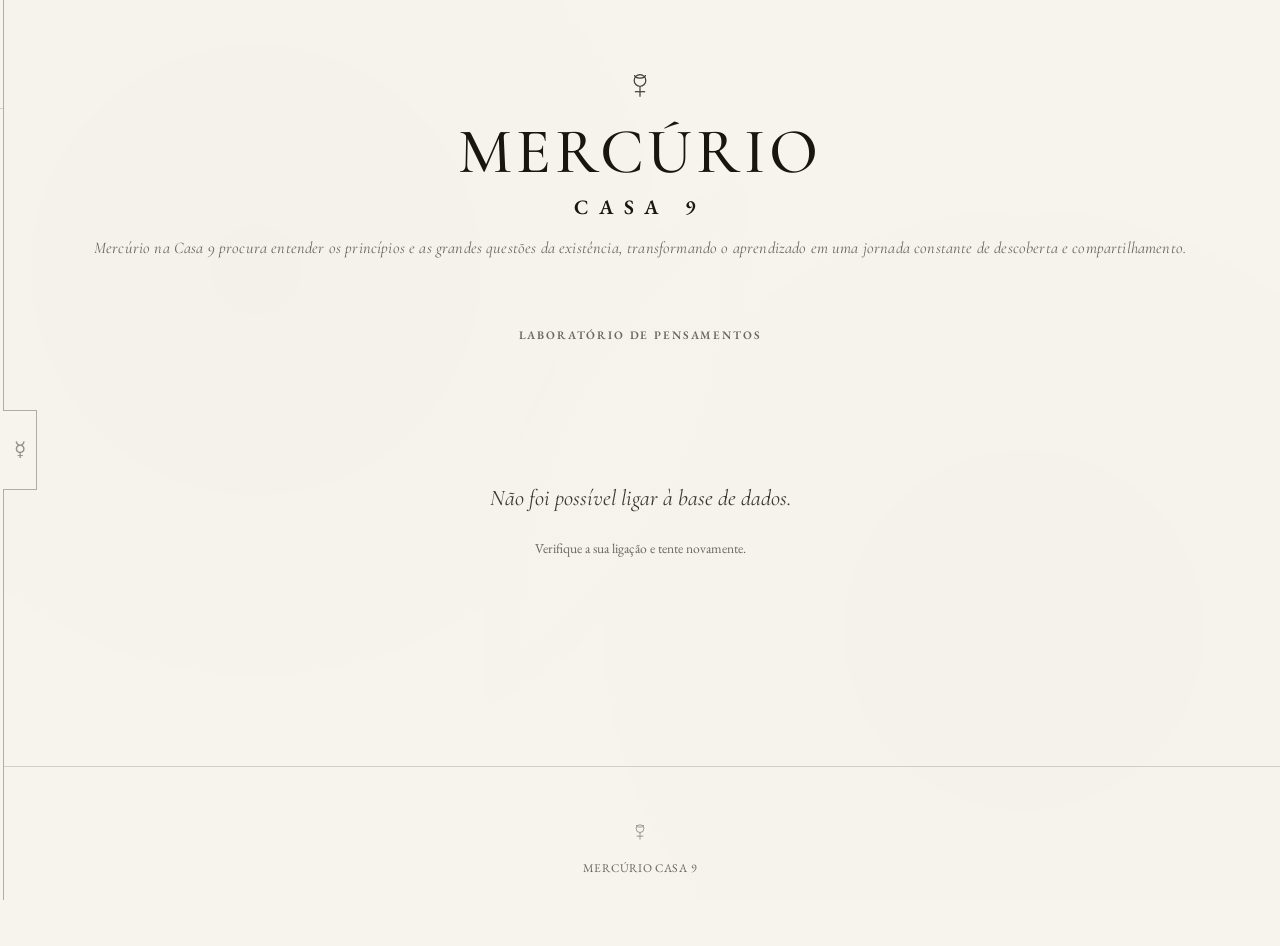
<file: index.html>
<!DOCTYPE html>
<html lang="pt-PT">
<head>
<meta charset="UTF-8">
<meta name="viewport" content="width=device-width, initial-scale=1.0">
<title>Mercúrio Casa 9 — Revista literária digital</title>
<meta name="description" content="Mercúrio Casa 9 — uma editora independente de textos autorais. Ensaios, contos e fragmentos.">
<link rel="icon" href="data:,">
<link rel="stylesheet" href="css/base.css">
<link rel="stylesheet" href="css/header.css">
<link rel="stylesheet" href="css/index-page.css">
</head>
<body>

<header class="masthead">
  <nav class="utility-nav"></nav>
  <div class="masthead__glyph"></div>
  <h1 class="masthead__title">
    MERCÚRIO
    <span class="casa9">CASA&nbsp;9</span>
  </h1>
  <p class="masthead__tagline">Mercúrio na Casa 9 procura entender os princípios e as grandes questões da existência, transformando o aprendizado em uma jornada constante de descoberta e compartilhamento.</p>
</header>

<main class="contents-page">
  <div class="contents-page__heading">
    <span class="label-caps">Laboratório de Pensamentos</span>
  </div>

  <ul class="index-list" id="indexList"></ul>

  <div class="contents-empty" id="emptyState" style="display:none;">
    <p>Ainda não há textos publicados.</p>
    <p>O primeiro capítulo desta casa está por escrever.</p>
  </div>
</main>

<footer class="site-footer">
  <div class="masthead__glyph"></div>
  <p>MERCÚRIO CASA 9</p>
</footer>

<script src="js/supabase-client.js"></script>
<script src="js/data.js"></script>
<script src="js/util.js"></script>
<script>
  Util.injectGlyph('.masthead__glyph, .spine__mark');
  Util.buildToTopButton();

  function renderIndex() {
    const posts = DB.getPublishedPosts();
    const list = document.getElementById('indexList');
    const empty = document.getElementById('emptyState');

    if (posts.length === 0) {
      empty.style.display = 'block';
      list.style.display = 'none';
      return;
    }

    list.innerHTML = posts.map(p => {
      const hasImg = !!p.coverImage;
      const readTime = DB.estimateReadTime(p.bodyHtml);
      return `
      <li class="index-entry">
        <a class="index-entry__link" href="texto.html?slug=${encodeURIComponent(p.slug)}">
          <span class="index-entry__body">
            <span class="index-entry__title">${Util.escapeHtml(p.title)}</span>
            ${p.subtitle ? `<span class="index-entry__subtitle">${Util.escapeHtml(p.subtitle)}</span>` : ''}
            <span class="index-entry__meta">
              <span class="index-entry__date">${Util.formatDate(p.date)}</span>
              <span class="index-entry__dot"></span>
              <span class="index-entry__readtime">${readTime} min de leitura</span>
            </span>
          </span>
          <span class="index-entry__arrow">→</span>
        </a>
      </li>
      `;
    }).join('');
  }

  async function init() {
    try {
      await DB.sync();
      renderIndex();
      Util.buildToc(null);
    } catch (e) {
      document.getElementById('indexList').style.display = 'none';
      const empty = document.getElementById('emptyState');
      empty.style.display = 'block';
      empty.innerHTML = '<p>Não foi possível ligar à base de dados.</p><p>Verifique a sua ligação e tente novamente.</p>';
      Util.buildToc(null);
    }
  }

  init().then(() => {
    // Mostrar link do painel apenas se admin estiver logado
    if (DB.isAuthenticated()) {
      const nav = document.querySelector('.utility-nav');
      if (nav) {
        const link = document.createElement('a');
        link.href = 'admin-dashboard.html';
        link.innerHTML = `${ICONS.dashboard} Painel`;
        link.style.cssText = 'display:inline-flex;align-items:center;gap:0.35rem;';
        link.querySelector('svg') && (link.querySelector('svg').style.cssText = 'width:13px;height:13px;');
        nav.appendChild(link);
      }
    }
    // Substituir texto do botão do sumário por símbolo ☿
    setTimeout(() => {
      document.querySelectorAll('button, [role="button"]').forEach(el => {
        if (/^sum[aá]rio$/i.test(el.textContent.trim())) {
          el.setAttribute('aria-label', 'Sumário');
          el.setAttribute('title', 'Sumário');
          el.style.fontSize = '0';
          const glyph = document.createElement('span');
          glyph.textContent = '☿';
          glyph.style.cssText = 'font-size:1.1rem;opacity:0.65;display:inline-block;transition:opacity 0.2s;line-height:1;';
          el.appendChild(glyph);
          el.addEventListener('mouseenter', () => glyph.style.opacity = '1');
          el.addEventListener('mouseleave', () => glyph.style.opacity = '0.65');
        }
      });
    }, 300);
  });
</script>
</body>
</html>
</file>
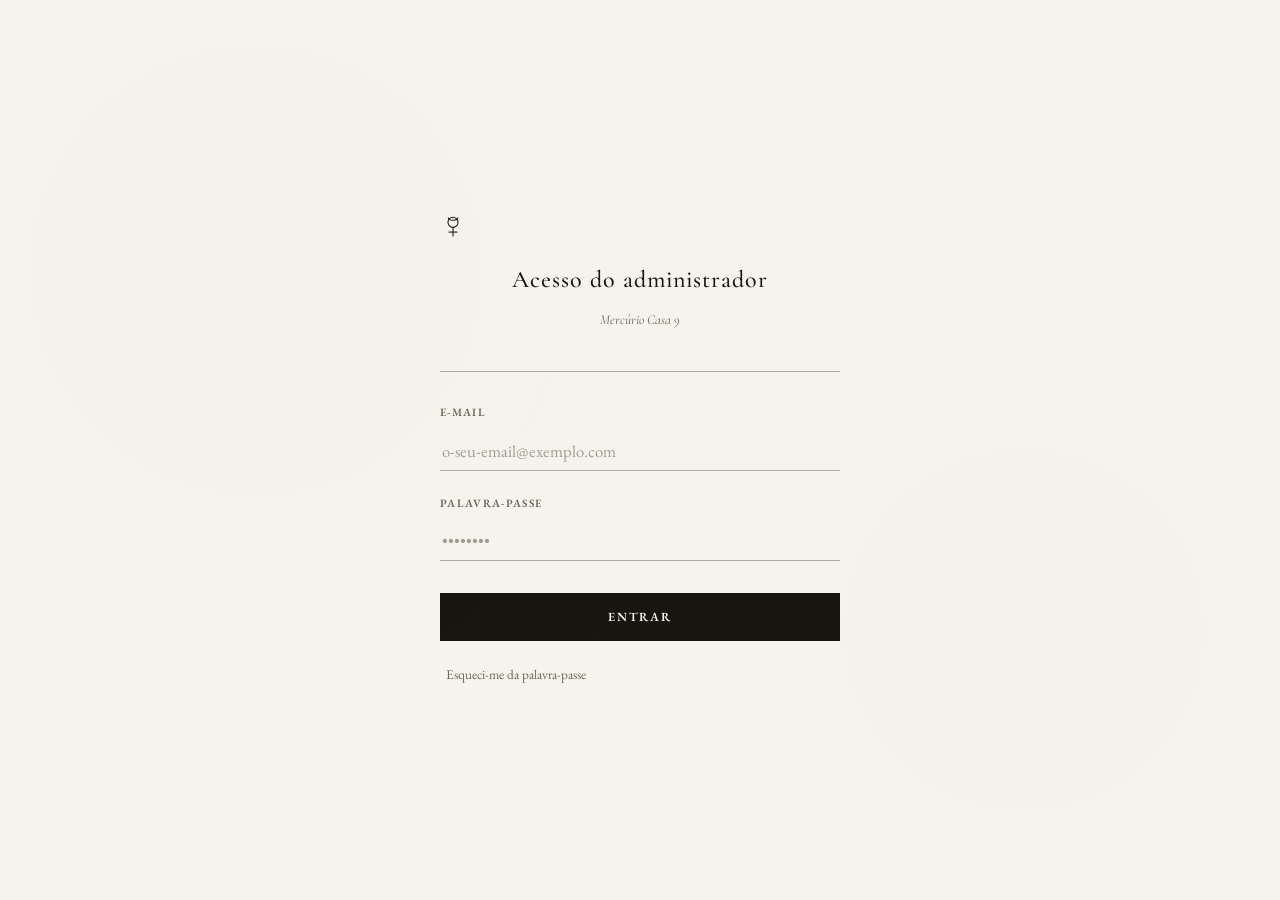
<file: admin-dashboard.html>
<!DOCTYPE html>
<html lang="pt-PT">
<head>
<meta charset="UTF-8">
<meta name="viewport" content="width=device-width, initial-scale=1.0">
<title>Painel do Administrador — Mercúrio Casa 9</title>
<link rel="icon" href="data:,">
<link rel="stylesheet" href="css/base.css">
<link rel="stylesheet" href="css/admin.css">
</head>
<body>

<div class="admin-shell">
  <aside class="admin-side">
    <div class="admin-side__brand">
      <div class="masthead__glyph"></div>
      <span>Mercúrio Casa 9</span>
    </div>
    <ul class="admin-nav">
      <li><a href="admin-dashboard.html" class="is-active" id="navDashboard"></a></li>
      <li><a href="admin-editor.html" id="navNew"></a></li>
      <li><a href="index.html" target="_blank" id="navView"></a></li>
    </ul>
    <div class="admin-side__footer">
      <div class="admin-side__user" id="userEmail"></div>
      <a href="admin-reset.html" id="navChangePassword">Alterar palavra-passe</a>
      <button id="btnLogout"></button>
    </div>
  </aside>

  <main class="admin-main">
    <div class="admin-header">
      <div>
        <h1>Os seus textos</h1>
        <p id="countLabel"></p>
      </div>
      <a href="admin-editor.html" class="btn btn--primary" id="btnNewTop"></a>
    </div>

    <div id="manageTable"></div>
    <div class="admin-empty" id="emptyState" style="display:none;">
      Nenhum texto ainda. Comece o primeiro capítulo da casa.
    </div>
  </main>
</div>

<!-- Confirmação de exclusão -->
<div class="modal-scrim" id="deleteModal">
  <div class="modal-box confirm-box">
    <h3>Apagar este texto?</h3>
    <p>Tem a certeza de que deseja apagar <strong id="deleteTitle"></strong>? Esta ação não pode ser desfeita.</p>
    <div class="modal-actions">
      <button class="btn btn--quiet" id="cancelDelete">Cancelar</button>
      <button class="btn btn--danger" id="confirmDelete">Apagar definitivamente</button>
    </div>
  </div>
</div>

<div class="toast"></div>

<script src="js/supabase-client.js"></script>
<script src="js/data.js"></script>
<script src="js/util.js"></script>
<script>
  if (Util.requireAuth()) {

    Util.injectGlyph('.masthead__glyph');
    document.getElementById('userEmail').textContent = DB.getSession().email;

    document.getElementById('navDashboard').innerHTML = `${ICONS.dashboard} Painel`;
    document.getElementById('navNew').innerHTML = `${ICONS.feather} Escrever novo texto`;
    document.getElementById('navView').innerHTML = `${ICONS.link} Ver o site`;
    document.getElementById('btnLogout').innerHTML = `${ICONS.logout} Terminar sessão`;
    document.getElementById('btnNewTop').innerHTML = `${ICONS.plus} Novo texto`;

    document.getElementById('btnLogout').addEventListener('click', () => {
      DB.logout();
      window.location.href = 'admin-login.html';
    });

    let pendingDeleteId = null;
    const deleteModal = document.getElementById('deleteModal');

    function renderTable() {
      const posts = DB.getPosts().sort((a, b) => b.createdAt - a.createdAt);
      const wrap = document.getElementById('manageTable');
      const empty = document.getElementById('emptyState');
      const countLabel = document.getElementById('countLabel');

      const publishedCount = posts.filter(p => p.status === 'published').length;
      const draftCount = posts.filter(p => p.status === 'draft').length;
      countLabel.textContent = `${publishedCount} publicado${publishedCount !== 1 ? 's' : ''} · ${draftCount} rascunho${draftCount !== 1 ? 's' : ''}`;

      if (posts.length === 0) {
        wrap.innerHTML = '';
        empty.style.display = 'block';
        return;
      }
      empty.style.display = 'none';

      wrap.innerHTML = `
        <div class="manage-table">
          ${posts.map(p => `
            <div class="manage-row">
              <div>
                <div class="manage-row__title">
                  ${p.status === 'published'
                    ? `<a href="texto.html?slug=${encodeURIComponent(p.slug)}" target="_blank">${Util.escapeHtml(p.title) || '(sem título)'}</a>`
                    : (Util.escapeHtml(p.title) || '(sem título)')}
                </div>
                <div class="manage-row__meta">${Util.formatDate(p.date)}</div>
              </div>
              <span class="status-pill ${p.status === 'published' ? 'status-pill--published' : ''}">${p.status === 'published' ? 'Publicado' : 'Rascunho'}</span>
              <div class="manage-row__actions">
                <a class="icon-btn" href="admin-editor.html?id=${encodeURIComponent(p.id)}" title="Editar">${ICONS.edit}</a>
                <button class="icon-btn" data-delete="${p.id}" data-title="${Util.escapeHtml(p.title) || 'este texto'}" title="Apagar">${ICONS.trash}</button>
              </div>
            </div>
          `).join('')}
        </div>
      `;

      wrap.querySelectorAll('[data-delete]').forEach(btn => {
        btn.addEventListener('click', () => {
          pendingDeleteId = btn.dataset.delete;
          document.getElementById('deleteTitle').textContent = btn.dataset.title;
          deleteModal.classList.add('is-open');
        });
      });
    }

    document.getElementById('cancelDelete').addEventListener('click', () => {
      deleteModal.classList.remove('is-open');
      pendingDeleteId = null;
    });
    deleteModal.addEventListener('click', (e) => {
      if (e.target === deleteModal) { deleteModal.classList.remove('is-open'); pendingDeleteId = null; }
    });
    document.getElementById('confirmDelete').addEventListener('click', async () => {
      if (pendingDeleteId) {
        await DB.deletePost(pendingDeleteId);
        Util.toast('Texto apagado', 'check');
        renderTable();
      }
      deleteModal.classList.remove('is-open');
      pendingDeleteId = null;
    });

    DB.sync()
      .then(renderTable)
      .catch(() => {
        document.getElementById('emptyState').style.display = 'block';
        document.getElementById('emptyState').textContent = 'Não foi possível ligar à base de dados.';
      });
  }
</script>
</body>
</html>
</file>
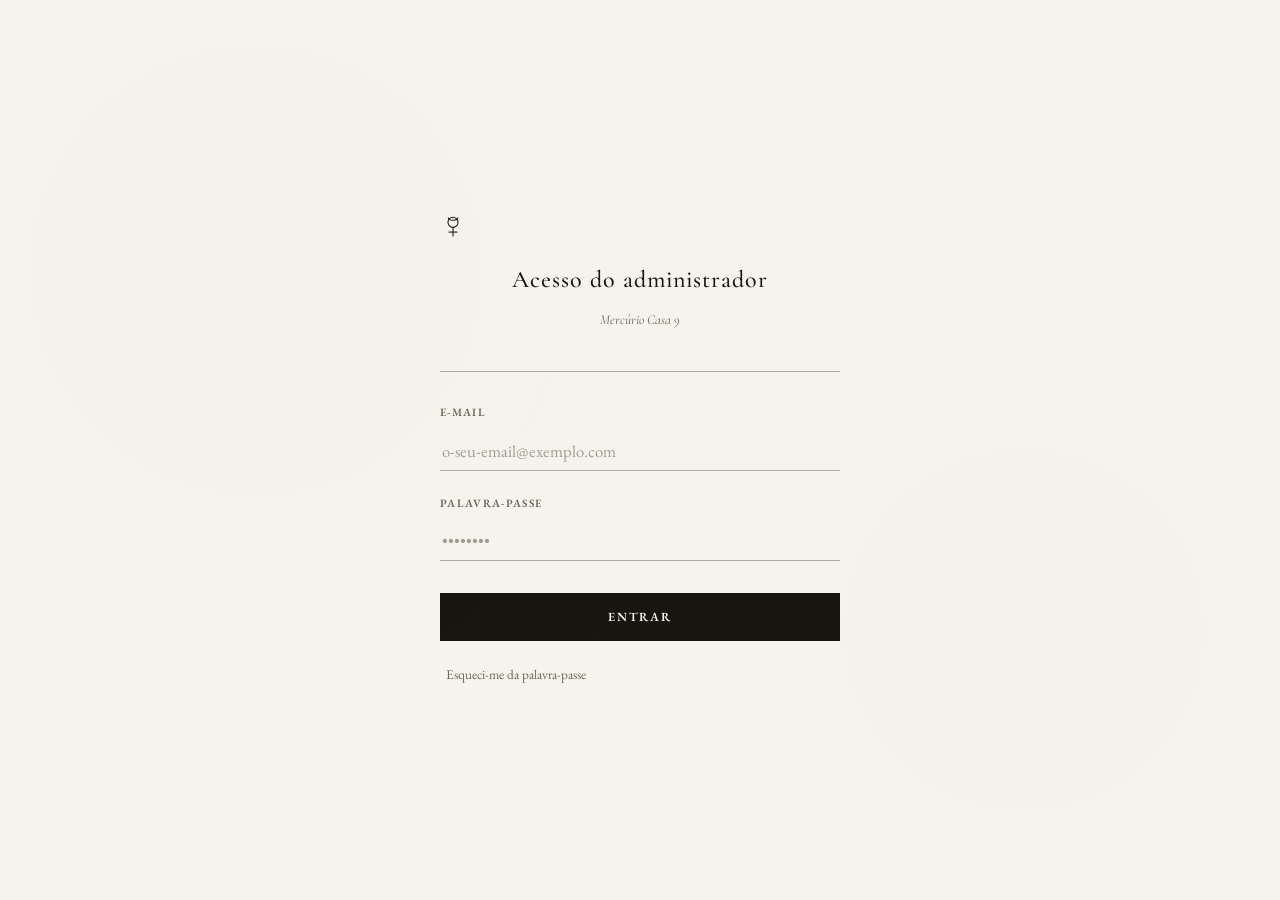
<file: admin-editor.html>
<!DOCTYPE html>
<html lang="pt-PT">
<head>
<meta charset="UTF-8">
<meta name="viewport" content="width=device-width, initial-scale=1.0">
<title>Editor — Mercúrio Casa 9</title>
<link rel="icon" href="data:,">
<link rel="stylesheet" href="css/base.css">
<link rel="stylesheet" href="css/admin.css">
</head>
<body>

<div class="admin-shell">
  <aside class="admin-side">
    <div class="admin-side__brand">
      <div class="masthead__glyph"></div>
      <span>Mercúrio Casa 9</span>
    </div>
    <ul class="admin-nav">
      <li><a href="admin-dashboard.html" id="navDashboard"></a></li>
      <li><a href="admin-editor.html" class="is-active" id="navNew"></a></li>
      <li><a href="index.html" target="_blank" id="navView"></a></li>
    </ul>
    <div class="admin-side__footer">
      <div class="admin-side__user" id="userEmail"></div>
      <a href="admin-reset.html">Alterar palavra-passe</a>
      <button id="btnLogout"></button>
    </div>
  </aside>

  <main class="admin-main">
    <div class="admin-header">
      <div>
        <h1 id="editorHeading">Novo texto</h1>
        <p>Escreva, cole de qualquer editor, e dê forma à página.</p>
      </div>
      <a href="admin-dashboard.html" class="btn btn--quiet" id="btnBackList"></a>
    </div>

    <div class="editor-grid">
      <!-- COLUNA PRINCIPAL -->
      <div>
        <div class="editor-field">
          <label for="titleInput">Título do texto</label>
          <input type="text" id="titleInput" class="editor-title-input" placeholder="O título da sua página…">
        </div>

        <div class="editor-field">
          <button type="button" class="btn btn--quiet" id="btnToggleSubtitle" style="margin-bottom: 0.85rem;"></button>
          <div class="subtitle-field" id="subtitleField">
            <textarea id="subtitleInput" placeholder="Um breve cabeçalho ou subtítulo para acompanhar o título…"></textarea>
          </div>
        </div>

        <div class="editor-field">
          <label>Imagem principal (capa)</label>
          <div class="cover-drop" id="coverDrop">
            <input type="file" id="coverFileInput" accept="image/*">
            <div id="coverIcon"></div>
            <p>Arraste uma imagem, ou clique para escolher do computador</p>
          </div>
          <div class="cover-preview" id="coverPreview">
            <img id="coverPreviewImg" src="" alt="Pré-visualização da capa">
            <button type="button" class="cover-preview__remove" id="btnRemoveCover"></button>
            <input type="text" id="coverCaptionInput" class="cover-caption-input" placeholder="Legenda da imagem (opcional)">
          </div>
        </div>

        <div class="editor-field">
          <label>Corpo do texto</label>
          <div class="editor-toolbar" id="toolbar">
            <div class="toolbar-group">
              <button type="button" class="tb-btn" data-cmd="undo" title="Desfazer"></button>
              <button type="button" class="tb-btn" data-cmd="redo" title="Refazer"></button>
            </div>
            <div class="toolbar-group">
              <button type="button" class="tb-btn" data-block="p" title="Parágrafo">¶</button>
              <button type="button" class="tb-btn tb-btn--text" data-block="h2" title="Título de secção">T</button>
            </div>
            <div class="toolbar-group">
              <button type="button" class="tb-btn" data-cmd="bold" title="Negrito (Ctrl+B)"></button>
              <button type="button" class="tb-btn" data-cmd="italic" title="Itálico (Ctrl+I)"></button>
            </div>
            <div class="toolbar-group">
              <button type="button" class="tb-btn" data-block="blockquote" title="Citação"></button>
              <button type="button" class="tb-btn" data-cmd="insertUnorderedList" title="Lista"></button>
              <button type="button" class="tb-btn" data-block="hr" title="Separador ornamental"></button>
            </div>
            <div class="toolbar-group">
              <button type="button" class="tb-btn" id="btnInsertLink" title="Inserir hiperligação"></button>
              <button type="button" class="tb-btn" id="btnInsertImage" title="Inserir imagem no texto"></button>
            </div>
          </div>
          <div class="editor-surface" id="editorSurface" contenteditable="true" data-placeholder="Escreva o seu texto aqui, ou cole de qualquer editor…"></div>
          <div class="editor-footer-bar">
            <span id="wordCount">0 palavras</span>
            <span id="readTimeLabel">~1 min de leitura</span>
          </div>
        </div>
      </div>

      <!-- PAINEL LATERAL DE PUBLICAÇÃO -->
      <div class="publish-panel">
        <h3>Publicação</h3>
        <div class="editor-field">
          <label for="dateInput">Data</label>
          <input type="date" id="dateInput">
          <span class="hint">A hora é registada automaticamente ao guardar.</span>
        </div>
        <div class="editor-field">
          <label for="statusSelect">Estado</label>
          <select id="statusSelect">
            <option value="draft">Rascunho</option>
            <option value="published">Publicado</option>
          </select>
          <span class="hint">Rascunhos não aparecem no site para visitantes.</span>
        </div>
        <hr class="divider-line">
        <button class="btn btn--primary" id="btnSave"></button>
        <button class="btn btn--quiet" id="btnPreview"></button>
        <button class="btn btn--quiet" id="btnDeleteFromEditor" style="display:none;"></button>
      </div>
    </div>
  </main>
</div>

<!-- Modal: inserir hiperligação -->
<div class="modal-scrim" id="linkModal">
  <div class="modal-box">
    <h3>Inserir hiperligação</h3>
    <div class="field">
      <label for="linkUrlInput">Endereço (URL)</label>
      <input type="text" id="linkUrlInput" placeholder="https://">
    </div>
    <div class="modal-actions">
      <button class="btn btn--quiet" id="cancelLink">Cancelar</button>
      <button class="btn btn--primary" id="confirmLink">Inserir</button>
    </div>
  </div>
</div>

<!-- Modal: inserir imagem no corpo -->
<div class="modal-scrim" id="imageModal">
  <div class="modal-box">
    <h3>Inserir imagem no texto</h3>
    <div class="modal-tabs">
      <button type="button" class="is-active" data-tab="upload">Carregar ficheiro</button>
      <button type="button" data-tab="url">Endereço (URL)</button>
    </div>
    <div class="modal-tab-panel is-active" data-panel="upload">
      <div class="cover-drop" id="bodyImageDrop">
        <input type="file" id="bodyImageFileInput" accept="image/*">
        <div id="bodyImageIcon"></div>
        <p>Arraste uma imagem, ou clique para escolher</p>
      </div>
    </div>
    <div class="modal-tab-panel" data-panel="url">
      <div class="field">
        <label for="bodyImageUrlInput">Endereço da imagem</label>
        <input type="text" id="bodyImageUrlInput" placeholder="https://…">
      </div>
    </div>

    <div class="field" style="margin-top:0.5rem;">
      <label>Disposição na página</label>
      <div class="modal-layout-options">
        <button type="button" class="layout-opt is-active" data-layout="inline">Padrão</button>
        <button type="button" class="layout-opt" data-layout="wide">Larga</button>
        <button type="button" class="layout-opt" data-layout="float-left">Esquerda</button>
        <button type="button" class="layout-opt" data-layout="float-right">Direita</button>
      </div>
    </div>

    <div class="field">
      <label for="bodyImageCaptionInput">Legenda (opcional)</label>
      <textarea id="bodyImageCaptionInput" placeholder="Uma breve legenda para esta imagem…"></textarea>
    </div>

    <div class="modal-actions">
      <button class="btn btn--quiet" id="cancelImage">Cancelar</button>
      <button class="btn btn--primary" id="confirmImage">Inserir imagem</button>
    </div>
  </div>
</div>

<!-- Confirmação de exclusão -->
<div class="modal-scrim" id="deleteModal">
  <div class="modal-box confirm-box">
    <h3>Apagar este texto?</h3>
    <p>Esta ação não pode ser desfeita.</p>
    <div class="modal-actions">
      <button class="btn btn--quiet" id="cancelDelete">Cancelar</button>
      <button class="btn btn--danger" id="confirmDelete">Apagar definitivamente</button>
    </div>
  </div>
</div>

<div class="toast"></div>

<script src="js/supabase-client.js"></script>
<script src="js/data.js"></script>
<script src="js/util.js"></script>
<script src="js/editor.js"></script>
</body>
</html>
</file>
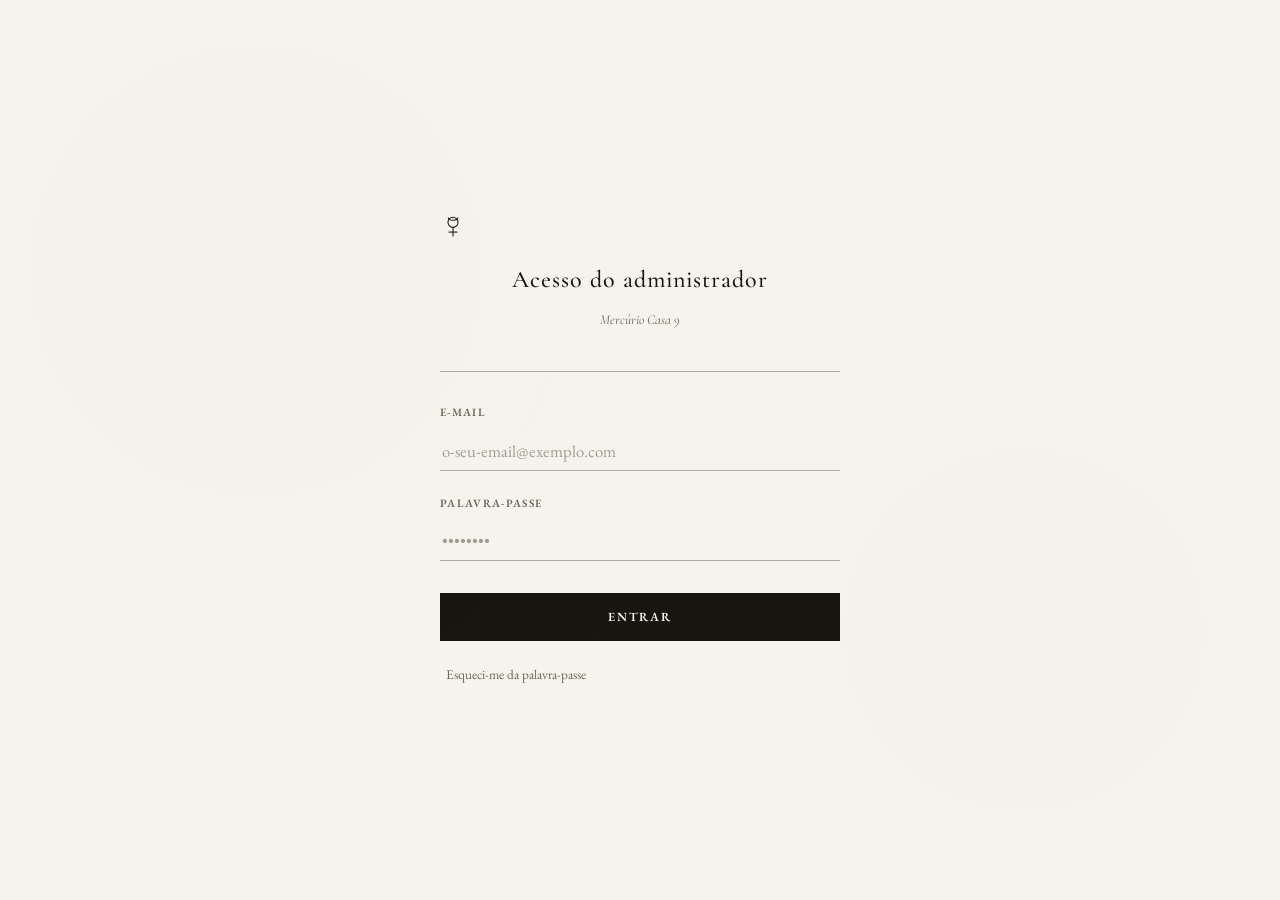
<file: admin-login.html>
<!DOCTYPE html>
<html lang="pt-PT">
<head>
<meta charset="UTF-8">
<meta name="viewport" content="width=device-width, initial-scale=1.0">
<title>Acesso do Administrador — Mercúrio Casa 9</title>
<link rel="icon" href="data:,">
<link rel="stylesheet" href="css/base.css">
<link rel="stylesheet" href="css/auth.css">
</head>
<body>

<div class="auth-page">
  <div class="auth-card">

    <div class="auth-card__head">
      <div class="masthead__glyph"></div>
      <h1>Acesso do administrador</h1>
      <p>Mercúrio Casa 9</p>
    </div>

    <!-- ETAPA 1: Login -->
    <div class="auth-step is-active" id="stepLogin">
      <form class="auth-form" id="loginForm" novalidate>
        <div class="field">
          <label for="loginEmail">E-mail</label>
          <input type="email" id="loginEmail" autocomplete="username" placeholder="o-seu-email@exemplo.com" required>
        </div>
        <div class="field">
          <label for="loginPassword">Palavra-passe</label>
          <input type="password" id="loginPassword" autocomplete="current-password" placeholder="••••••••" required>
        </div>
        <div class="field-error" id="loginError">E-mail ou palavra-passe incorretos.</div>
        <button type="submit" class="auth-submit">Entrar</button>
        <div class="auth-links">
          <button type="button" id="goForgot">Esqueci-me da palavra-passe</button>
        </div>
      </form>
    </div>

    <!-- ETAPA 2: Enviar reset via Supabase Auth -->
    <div class="auth-step" id="stepForgot">
      <p class="auth-note">Prima o botão abaixo para receber um e-mail de redefinição de palavra-passe no endereço de administrador registado.</p>
      <form class="auth-form" id="forgotForm" style="border-top:none; padding-top:0;" novalidate>
        <div class="field-error" id="forgotError">Ocorreu um erro ao enviar o e-mail. Tente novamente.</div>
        <button type="submit" class="auth-submit" id="btnSendReset">Enviar e-mail de redefinição</button>
      </form>
      <a class="auth-back" id="backToLogin1">← Voltar ao início de sessão</a>
    </div>

    <!-- ETAPA 3: Confirmação -->
    <div class="auth-step" id="stepEmailSent">
      <p class="auth-note" style="text-align:center; padding: 1.5rem 0 0;">
        ✉️ E-mail enviado com sucesso.<br><br>
        Verifique a caixa de entrada de <strong>joaovctrch@gmail.com</strong> e clique no link para redefinir a palavra-passe.
      </p>
      <a class="auth-back" id="backToLogin2">← Voltar ao início de sessão</a>
    </div>

  </div>
</div>

<div class="toast"></div>

<script src="js/supabase-client.js"></script>
<script src="js/data.js"></script>
<script src="js/util.js"></script>
<script>
  Util.injectGlyph('.masthead__glyph');

  const ADMIN_EMAIL = 'joaovctrch@gmail.com';

  if (DB.isAuthenticated()) {
    window.location.href = 'admin-dashboard.html';
  }

  const steps = {
    login:     document.getElementById('stepLogin'),
    forgot:    document.getElementById('stepForgot'),
    emailSent: document.getElementById('stepEmailSent'),
  };

  function showStep(name) {
    Object.values(steps).forEach(s => s.classList.remove('is-active'));
    steps[name].classList.add('is-active');
  }

  // --- Login via Supabase Auth ---
  document.getElementById('loginForm').addEventListener('submit', async (e) => {
    e.preventDefault();
    const email    = document.getElementById('loginEmail').value.trim();
    const password = document.getElementById('loginPassword').value;
    const errorEl  = document.getElementById('loginError');
    errorEl.classList.remove('is-visible');

    try {
      const res = await fetch(`${SUPABASE_URL}/auth/v1/token?grant_type=password`, {
        method: 'POST',
        headers: {
          'Content-Type': 'application/json',
          'apikey': SUPABASE_ANON_KEY,
        },
        body: JSON.stringify({ email, password }),
      });
      const data = await res.json();
      if (!res.ok || data.error) throw new Error(data.error_description || 'Erro de autenticação');

      // Guarda sessão e redireciona
      localStorage.setItem('mc9_session', JSON.stringify({ email, since: Date.now(), access_token: data.access_token }));
      Util.toast('Sessão iniciada', 'check');
      setTimeout(() => window.location.href = 'admin-dashboard.html', 400);
    } catch (err) {
      // Fallback: tenta login local (para desenvolvimento)
      if (DB.login(email, password)) {
        Util.toast('Sessão iniciada', 'check');
        setTimeout(() => window.location.href = 'admin-dashboard.html', 400);
      } else {
        errorEl.classList.add('is-visible');
      }
    }
  });

  // --- Navegação ---
  document.getElementById('goForgot').addEventListener('click', () => showStep('forgot'));
  document.getElementById('backToLogin1').addEventListener('click', () => showStep('login'));
  document.getElementById('backToLogin2').addEventListener('click', () => showStep('login'));

  // --- Esqueci a senha: Supabase Auth nativo ---
  document.getElementById('forgotForm').addEventListener('submit', async (e) => {
    e.preventDefault();
    const errorEl = document.getElementById('forgotError');
    const btn     = document.getElementById('btnSendReset');
    btn.disabled  = true;
    btn.textContent = 'A enviar…';
    errorEl.classList.remove('is-visible');

    try {
      const res = await fetch(`${SUPABASE_URL}/auth/v1/recover`, {
        method: 'POST',
        headers: {
          'Content-Type': 'application/json',
          'apikey': SUPABASE_ANON_KEY,
        },
        body: JSON.stringify({
          email: ADMIN_EMAIL,
          gotrue_meta_security: {},
        }),
      });
      if (!res.ok) {
        const d = await res.json().catch(() => ({}));
        throw new Error(d.msg || d.message || 'Erro');
      }
      showStep('emailSent');
    } catch (err) {
      console.error('Erro reset:', err);
      errorEl.classList.add('is-visible');
      btn.disabled = false;
      btn.textContent = 'Enviar e-mail de redefinição';
    }
  });
</script>
</body>
</html>
</file>
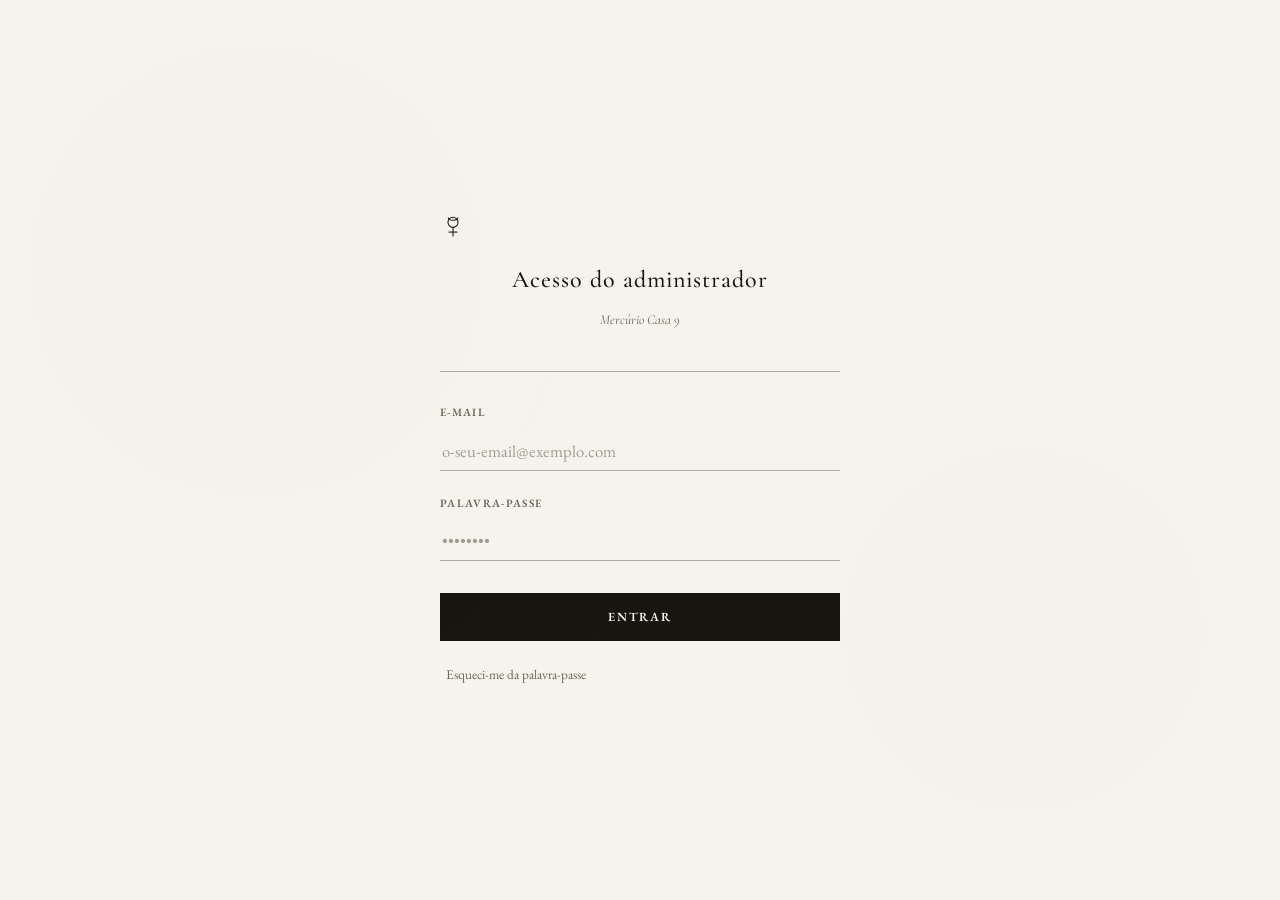
<file: admin-reset.html>
<!DOCTYPE html>
<html lang="pt-PT">
<head>
<meta charset="UTF-8">
<meta name="viewport" content="width=device-width, initial-scale=1.0">
<title>Alterar palavra-passe — Mercúrio Casa 9</title>
<link rel="icon" href="data:,">
<link rel="stylesheet" href="css/base.css">
<link rel="stylesheet" href="css/auth.css">
</head>
<body>

<div class="auth-page">
  <div class="auth-card">
    <div class="auth-card__head">
      <div class="masthead__glyph"></div>
      <h1>Alterar palavra-passe</h1>
      <p id="userLabel"></p>
    </div>

    <form class="auth-form" id="changeForm" novalidate>
      <div class="field">
        <label for="currentPassword">Palavra-passe atual</label>
        <input type="password" id="currentPassword" placeholder="••••••••" required>
      </div>
      <div class="field">
        <label for="newPass">Nova palavra-passe</label>
        <input type="password" id="newPass" placeholder="Mínimo 6 caracteres" required minlength="6">
      </div>
      <div class="field">
        <label for="newPassConfirm">Confirmar nova palavra-passe</label>
        <input type="password" id="newPassConfirm" placeholder="Repita a palavra-passe" required minlength="6">
      </div>
      <div class="field-error" id="changeError"></div>
      <button type="submit" class="auth-submit">Guardar alteração</button>
    </form>

    <a class="auth-back" href="admin-dashboard.html">← Voltar ao painel</a>
  </div>
</div>

<div class="toast"></div>

<script src="js/data.js"></script>
<script src="js/util.js"></script>
<script>
  if (Util.requireAuth()) {
    Util.injectGlyph('.masthead__glyph');
    document.getElementById('userLabel').textContent = DB.getSession().email;

    document.getElementById('changeForm').addEventListener('submit', (e) => {
      e.preventDefault();
      const current = document.getElementById('currentPassword').value;
      const p1 = document.getElementById('newPass').value;
      const p2 = document.getElementById('newPassConfirm').value;
      const errorEl = document.getElementById('changeError');
      const admin = DB.getAdmin();

      if (current !== admin.password) {
        errorEl.textContent = 'A palavra-passe atual está incorreta.';
        errorEl.classList.add('is-visible');
        return;
      }
      if (p1.length < 6) {
        errorEl.textContent = 'A nova palavra-passe deve ter pelo menos 6 caracteres.';
        errorEl.classList.add('is-visible');
        return;
      }
      if (p1 !== p2) {
        errorEl.textContent = 'As palavras-passe não coincidem.';
        errorEl.classList.add('is-visible');
        return;
      }

      errorEl.classList.remove('is-visible');
      DB.setAdminPassword(p1);
      Util.toast('Palavra-passe alterada', 'check');
      setTimeout(() => window.location.href = 'admin-dashboard.html', 600);
    });
  }
</script>
</body>
</html>
</file>
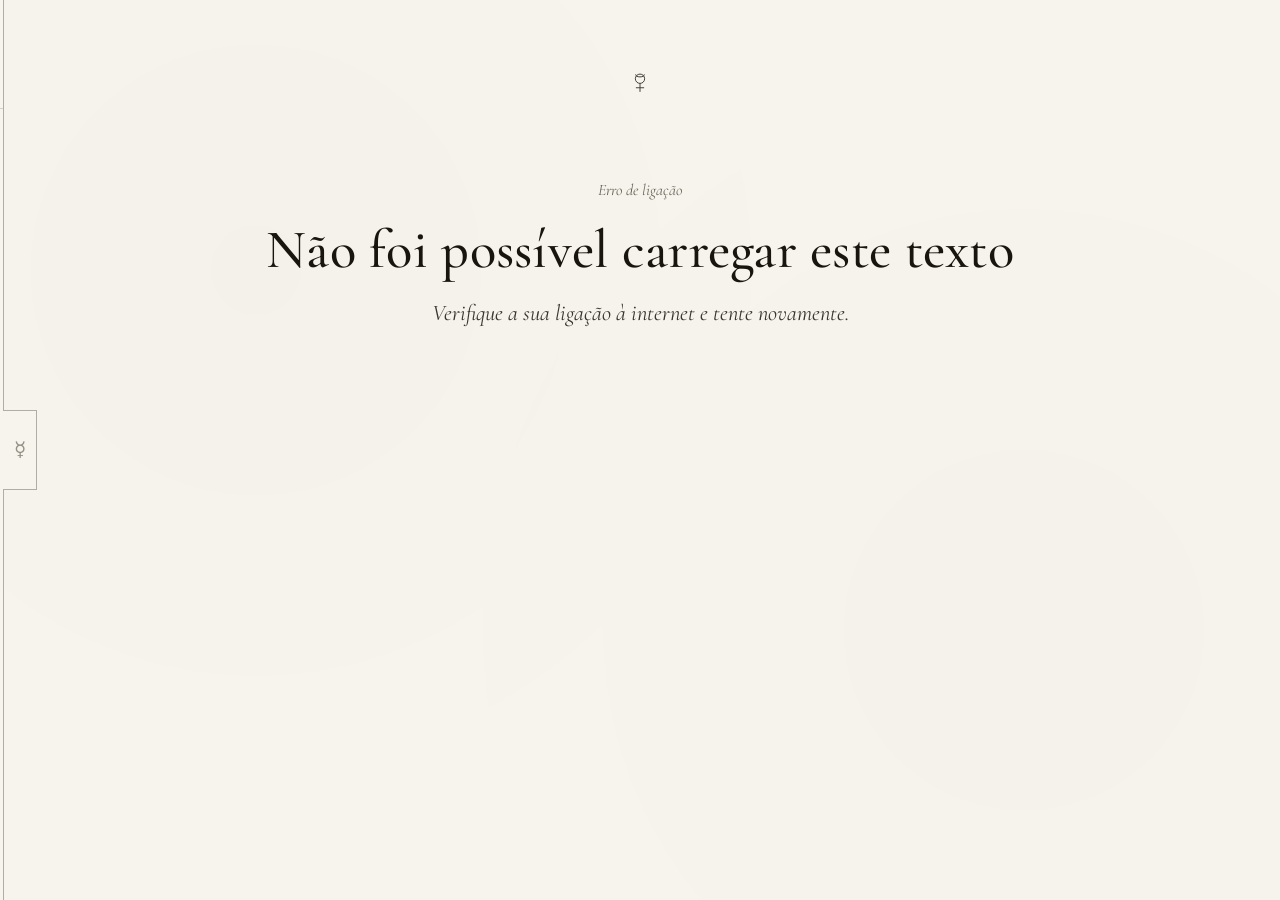
<file: texto.html>
<!DOCTYPE html>
<html lang="pt-PT">
<head>
<meta charset="UTF-8">
<meta name="viewport" content="width=device-width, initial-scale=1.0">
<title id="pageTitle">Mercúrio Casa 9</title>
<meta name="description" id="pageDescription" content="">
<link rel="icon" href="data:,">
<link rel="stylesheet" href="css/base.css">
<link rel="stylesheet" href="css/header.css">
<link rel="stylesheet" href="css/index-page.css">
<link rel="stylesheet" href="css/reader.css">
<style>
  .reader__signature {
    display: block;
    text-align: right;
    font-style: italic;
    font-family: var(--face-display);
    opacity: 0.42;
    font-size: 0.92rem;
    margin-top: 2.5rem;
    margin-bottom: 0.5rem;
    letter-spacing: 0.02em;
    user-select: none;
    pointer-events: none;
  }
</style>
</head>
<body>

<header class="masthead" style="padding-bottom: 1.5rem;">
  <nav class="utility-nav"></nav>
  <a href="index.html" style="display:inline-block;">
    <div class="masthead__glyph" style="width:24px;height:24px;"></div>
  </a>
</header>

<main class="reader" id="readerRoot">
  <!-- preenchido via JS -->
</main>

<div class="toast"></div>

<script src="js/supabase-client.js"></script>
<script src="js/data.js"></script>
<script src="js/util.js"></script>
<script>
async function init() {
  const params = new URLSearchParams(window.location.search);
  const slug = params.get('slug');
  const root = document.getElementById('readerRoot');

  Util.injectGlyph('.masthead__glyph');
  Util.buildToTopButton();

  try {
    await DB.sync();
  } catch (e) {
    root.innerHTML = `
      <div class="reader__head" style="border:none;">
        <p class="reader__folio">Erro de ligação</p>
        <h1 class="reader__title">Não foi possível carregar este texto</h1>
        <p class="reader__subtitle">Verifique a sua ligação à internet e tente novamente.</p>
      </div>`;
    Util.buildToc(slug);
    return;
  }

  const post = slug ? DB.getPostBySlug(slug) : null;
  Util.buildToc(slug);

  if (!post || post.status !== 'published') {
    root.innerHTML = `
      <div class="reader__head" style="border:none;">
        <p class="reader__folio">Folha não encontrada</p>
        <h1 class="reader__title">Este texto não está disponível</h1>
        <p class="reader__subtitle">Pode ter sido removido, ou o endereço está incorreto.</p>
      </div>
      <p style="text-align:center; margin-top: 2rem;">
        <a class="reader__back" href="index.html">${ICONS.arrowLeft} Voltar ao sumário</a>
      </p>
    `;
  } else {
    document.getElementById('pageTitle').textContent = post.title + ' — Mercúrio Casa 9';
    document.getElementById('pageDescription').setAttribute('content', post.subtitle || post.title);

    const allPublished = DB.getPublishedPosts();
    const idx = allPublished.findIndex(p => p.id === post.id);
    const prevPost = allPublished[idx + 1];
    const nextPost = allPublished[idx - 1];
    const readTime = DB.estimateReadTime(post.bodyHtml);

    // Data com horário — lê a hora literal do string sem converter fuso
    function formatDateWithTime(dateStr) {
      if (!dateStr) return '';
      // Só data (YYYY-MM-DD)
      if (/^\d{4}-\d{2}-\d{2}$/.test(dateStr)) {
        return Util.formatDate(dateStr);
      }
      // ISO com hora — extrai partes diretamente do string sem conversão de timezone
      const match = dateStr.match(/^(\d{4}-\d{2}-\d{2})T(\d{2}):(\d{2})/);
      if (!match) return Util.formatDate(dateStr.slice(0, 10));
      const datePart = Util.formatDate(match[1]);
      const timePart = `${match[2]}:${match[3]}`;
      return `${datePart} às ${timePart}`;
    }
    const dateDisplay = formatDateWithTime(post.date || post.createdAt);

    root.innerHTML = `
      <a class="reader__back" href="index.html">${ICONS.arrowLeft} Voltar ao início</a>

      <article>
        <header class="reader__head">
          <h1 class="reader__title">${Util.escapeHtml(post.title)}</h1>
          ${post.subtitle ? `<p class="reader__subtitle">${Util.escapeHtml(post.subtitle)}</p>` : ''}
          <div class="reader__meta">
            <span>${dateDisplay}</span>
            <span class="dot"></span>
            <span>${readTime} min de leitura</span>
          </div>
        </header>

        ${post.coverImage ? `
        <figure class="reader__cover">
          <img src="${post.coverImage}" alt="${Util.escapeHtml(post.title)}">
          ${post.coverCaption ? `<figcaption>${Util.escapeHtml(post.coverCaption)}</figcaption>` : ''}
        </figure>` : ''}

        <div class="reader__body">${post.bodyHtml}</div>

        <p class="reader__signature">Texto por Victor Valmont</p>

        <div class="reader__colophon">
          <div class="reader__tools">
            <button id="btnEdit" style="display:none;">${ICONS.edit} Editar</button>
            <a id="btnAdminBack" href="admin-dashboard.html" style="display:none;">${ICONS.dashboard} Painel</a>
            <div class="reader__share-menu" id="shareMenu">
              <button id="btnShare">${ICONS.share} Partilhar</button>
              <div class="reader__share-options">
                <button data-share="copy">Copiar ligação</button>
                <button data-share="whatsapp">WhatsApp</button>
                <button data-share="email">E-mail</button>
                <button data-share="twitter">X / Twitter</button>
              </div>
            </div>
          </div>
        </div>
      </article>

      <nav class="reader__nav">
        <a class="reader__nav-link reader__nav-link--prev" href="${prevPost ? `texto.html?slug=${encodeURIComponent(prevPost.slug)}` : '#'}" ${!prevPost ? 'style="visibility:hidden;pointer-events:none;"' : ''}>
          <span class="label-caps">← Texto anterior</span>
          <span class="nav-title">${prevPost ? Util.escapeHtml(prevPost.title) : ''}</span>
        </a>
        <a class="reader__nav-link reader__nav-link--next" href="${nextPost ? `texto.html?slug=${encodeURIComponent(nextPost.slug)}` : '#'}" ${!nextPost ? 'style="visibility:hidden;pointer-events:none;"' : ''}>
          <span class="label-caps">Próximo texto →</span>
          <span class="nav-title">${nextPost ? Util.escapeHtml(nextPost.title) : ''}</span>
        </a>
      </nav>
    `;

    // Mostrar botões de admin apenas se autenticado
    if (DB.isAuthenticated()) {
      const btnEdit = document.getElementById('btnEdit');
      btnEdit.style.display = 'inline-flex';
      btnEdit.addEventListener('click', () => {
        window.location.href = `admin-editor.html?id=${encodeURIComponent(post.id)}`;
      });
      document.getElementById('btnAdminBack').style.display = 'inline-flex';
    }

    // Partilhar
    const shareMenu = document.getElementById('shareMenu');
    document.getElementById('btnShare').addEventListener('click', (e) => {
      e.stopPropagation();
      shareMenu.classList.toggle('is-open');
    });
    document.addEventListener('click', () => shareMenu.classList.remove('is-open'));

    shareMenu.querySelectorAll('[data-share]').forEach(btn => {
      btn.addEventListener('click', (e) => {
        e.stopPropagation();
        const url = window.location.href;
        const title = post.title;
        const type = btn.dataset.share;
        if (type === 'copy') {
          Util.copyToClipboard(url).then(() => Util.toast('Ligação copiada', 'check'));
        } else if (type === 'whatsapp') {
          window.open(`https://wa.me/?text=${encodeURIComponent(title + ' — ' + url)}`, '_blank');
        } else if (type === 'email') {
          window.location.href = `mailto:?subject=${encodeURIComponent(title)}&body=${encodeURIComponent(url)}`;
        } else if (type === 'twitter') {
          window.open(`https://twitter.com/intent/tweet?text=${encodeURIComponent(title)}&url=${encodeURIComponent(url)}`, '_blank');
        }
        shareMenu.classList.remove('is-open');
      });
    });
  }
}

init();
</script>
</body>
</html>
</file>
<file: css/base.css>
/* ============================================================
   MERCÚRIO CASA 9 — Sistema de base
   Preto e branco. Papel e tinta. Livro e site fundidos.
   ============================================================ */

@import url('https://fonts.googleapis.com/css2?family=Cormorant+Garamond:ital,wght@0,300;0,400;0,500;0,600;0,700;1,400;1,500&family=EB+Garamond:ital,wght@0,400;0,500;0,600;1,400&display=swap');

:root {
  /* — Cor: papel e tinta, não branco/preto puros — */
  --paper:        #F7F4ED;
  --paper-dim:     #EFEBE0;
  --ink:          #18160F;
  --ink-soft:     #3A3730;
  --ink-faint:    #6B675C;
  --rule:         rgba(24, 22, 15, 0.16);
  --rule-strong:  rgba(24, 22, 15, 0.32);
  --wash:         rgba(24, 22, 15, 0.045);

  /* — Tipografia — */
  --face-display: 'Cormorant Garamond', 'Iowan Old Style', Georgia, serif;
  --face-body:    'EB Garamond', 'Iowan Old Style', Georgia, serif;

  /* — Métricas — */
  --measure: 38rem;
  --gutter: clamp(1.25rem, 4vw, 3.5rem);
  --spine-width: 1px;

  /* — Movimento — */
  --ease: cubic-bezier(0.22, 1, 0.36, 1);
}

@media (prefers-color-scheme: dark) {
  :root { color-scheme: light; }
}

*, *::before, *::after { box-sizing: border-box; }

html {
  background: var(--paper);
  color-scheme: light;
}

body {
  margin: 0;
  background: var(--paper);
  color: var(--ink);
  font-family: var(--face-body);
  font-size: 17px;
  line-height: 1.6;
  -webkit-font-smoothing: antialiased;
  text-rendering: optimizeLegibility;
}

/* Textura sutil de papel — não decoração gratuita, é o material do site */
body::before {
  content: "";
  position: fixed;
  inset: 0;
  pointer-events: none;
  z-index: 0;
  opacity: 0.5;
  background-image:
    radial-gradient(circle at 20% 30%, rgba(24,22,15,0.025) 0%, transparent 45%),
    radial-gradient(circle at 80% 70%, rgba(24,22,15,0.02) 0%, transparent 50%);
}

h1, h2, h3, h4 {
  font-family: var(--face-display);
  font-weight: 500;
  margin: 0;
  color: var(--ink);
  letter-spacing: 0.005em;
}

a {
  color: inherit;
  text-decoration: none;
}

img { max-width: 100%; display: block; }

button {
  font-family: inherit;
  cursor: pointer;
  background: none;
  border: none;
  color: inherit;
}

input, textarea, select {
  font-family: inherit;
  color: inherit;
}

::selection {
  background: var(--ink);
  color: var(--paper);
}

/* — Utilitário: pequenas maiúsculas espaçadas, tom de colofão — */
.label-caps {
  font-family: var(--face-body);
  text-transform: uppercase;
  letter-spacing: 0.16em;
  font-size: 0.72rem;
  font-weight: 600;
  color: var(--ink-faint);
}

.italic { font-style: italic; }

/* — Foco visível para acessibilidade de teclado — */
a:focus-visible,
button:focus-visible,
input:focus-visible,
textarea:focus-visible,
[tabindex]:focus-visible {
  outline: 1.5px solid var(--ink);
  outline-offset: 3px;
}

/* — Movimento reduzido — */
@media (prefers-reduced-motion: reduce) {
  *, *::before, *::after {
    animation-duration: 0.001ms !important;
    animation-iteration-count: 1 !important;
    transition-duration: 0.001ms !important;
    scroll-behavior: auto !important;
  }
}

/* — Scrollbar discreta (webkit) — */
::-webkit-scrollbar { width: 10px; height: 10px; }
::-webkit-scrollbar-track { background: var(--paper); }
::-webkit-scrollbar-thumb {
  background: var(--rule-strong);
  border-radius: 0;
  border: 2.5px solid var(--paper);
}

/* — Toast de confirmação (usado em todas as páginas) — */
.toast {
  position: fixed;
  bottom: 2rem; left: 50%;
  transform: translateX(-50%) translateY(20px);
  background: var(--ink);
  color: var(--paper);
  padding: 0.85rem 1.5rem;
  font-size: 0.82rem;
  letter-spacing: 0.02em;
  opacity: 0;
  visibility: hidden;
  transition: opacity 0.3s var(--ease), transform 0.3s var(--ease), visibility 0.3s;
  z-index: 200;
  display: flex;
  align-items: center;
  gap: 0.6rem;
  font-family: var(--face-body);
  max-width: calc(100vw - 2.5rem);
}
.toast.is-visible {
  opacity: 1; visibility: visible;
  transform: translateX(-50%) translateY(0);
}
.toast svg { width: 14px; height: 14px; flex-shrink: 0; }
</file>
<file: css/header.css>
/* ============================================================
   MERCÚRIO CASA 9 — Identidade, cabeçalho, sumário lateral
   ============================================================ */

/* — Marca — */
.masthead {
  position: relative;
  z-index: 2;
  padding: clamp(2.5rem, 6vw, 4.5rem) var(--gutter) clamp(1.75rem, 4vw, 2.5rem);
  text-align: center;
}

.masthead__glyph {
  width: 30px;
  height: 30px;
  margin: 0 auto 1.1rem;
  opacity: 0.82;
}

.masthead__glyph svg { width: 100%; height: 100%; display: block; }

.masthead__title {
  font-size: clamp(2.4rem, 6vw, 4rem);
  font-weight: 500;
  letter-spacing: 0.06em;
  line-height: 1;
}

.masthead__title .casa9 {
  display: block;
  font-size: 0.32em;
  letter-spacing: 0.5em;
  margin-top: 0.85rem;
  font-weight: 600;
  font-family: var(--face-body);
}

.masthead__tagline {
  margin-top: 1.1rem;
  font-family: var(--face-display);
  font-style: italic;
  font-size: 1.02rem;
  color: var(--ink-faint);
  letter-spacing: 0.01em;
}

.masthead__rule {
  margin: 1.75rem auto 0;
  width: 64px;
  height: 1px;
  background: var(--rule-strong);
  position: relative;
}
.masthead__rule::before {
  content: "✦";
  position: absolute;
  left: 50%;
  top: 50%;
  transform: translate(-50%, -50%);
  background: var(--paper);
  padding: 0 0.6em;
  font-size: 0.55rem;
  color: var(--ink-faint);
}

/* — Navegação utilitária (topo direito) — */
.utility-nav {
  position: absolute;
  top: clamp(1.5rem, 4vw, 2.25rem);
  right: var(--gutter);
  display: flex;
  gap: 1.6rem;
  align-items: center;
  z-index: 3;
}

.utility-nav a {
  font-family: var(--face-body);
  text-transform: uppercase;
  letter-spacing: 0.13em;
  font-size: 0.68rem;
  font-weight: 600;
  color: var(--ink-faint);
  padding-bottom: 3px;
  border-bottom: 1px solid transparent;
  transition: color 0.25s var(--ease), border-color 0.25s var(--ease);
}
.utility-nav a:hover,
.utility-nav a:focus-visible {
  color: var(--ink);
  border-color: var(--ink);
}

/* ============================================================
   SUMÁRIO LATERAL — desliza da margem esquerda
   A "orelha" de um livro: sempre ali, raramente vista.
   ============================================================ */

.toc-trigger {
  position: fixed;
  left: 0;
  top: 0;
  width: 22px;
  height: 100vh;
  z-index: 40;
}

@media (hover: none), (pointer: coarse) {
  .toc-trigger { display: none; }
}

.toc {
  position: fixed;
  left: 0;
  top: 0;
  height: 100vh;
  width: min(340px, 86vw);
  background: var(--paper);
  border-right: 1px solid var(--rule-strong);
  box-shadow: 0 0 0 rgba(0,0,0,0);
  transform: translateX(calc(-100% + 4px));
  transition: transform 0.55s var(--ease), box-shadow 0.55s var(--ease);
  z-index: 41;
  display: flex;
  flex-direction: column;
  padding: 0;
}

@media (hover: hover) and (pointer: fine) {
  .toc-trigger:hover ~ .toc,
  .toc:hover,
  .toc:focus-within {
    transform: translateX(0);
    box-shadow: 6px 0 24px rgba(24,22,15,0.10);
  }
}

/* Em ecrãs táteis, o sumário abre por toque na aba (classe aplicada via JS) */
.toc.is-open {
  transform: translateX(0);
  box-shadow: 6px 0 24px rgba(24,22,15,0.10);
}

.toc::after {
  /* fio de borda como lombada de livro, sempre visível na aba */
  content: "";
  position: absolute;
  right: -1px;
  top: 0;
  bottom: 0;
  width: 1px;
}

.toc__tab {
  position: absolute;
  right: -34px;
  top: 50%;
  transform: translateY(-50%);
  width: 34px;
  height: 80px;
  background: var(--paper);
  border: 1px solid var(--rule-strong);
  border-left: none;
  display: flex;
  align-items: center;
  justify-content: center;
  cursor: pointer;
  transition: background 0.25s var(--ease);
}

.toc__tab:hover {
  background: var(--paper-dim);
}

.toc__tab-symbol {
  font-size: 1.25rem;
  color: var(--ink-faint);
  opacity: 0.7;
  transition: opacity 0.25s var(--ease), color 0.25s var(--ease);
  writing-mode: horizontal-tb;
  font-family: var(--face-display);
  line-height: 1;
  user-select: none;
}

.toc__tab:hover .toc__tab-symbol,
.toc.is-open .toc__tab .toc__tab-symbol {
  opacity: 1;
  color: var(--ink);
}

.toc__head {
  padding: 2.25rem 1.75rem 1.25rem;
  border-bottom: 1px solid var(--rule);
  flex-shrink: 0;
}

.toc__head h2 {
  font-size: 1.05rem;
  letter-spacing: 0.04em;
}

.toc__head p {
  margin: 0.35rem 0 0;
  font-size: 0.78rem;
  color: var(--ink-faint);
  font-style: italic;
  font-family: var(--face-display);
}

.toc__list {
  list-style: none;
  margin: 0;
  padding: 0.5rem 0 2rem;
  overflow-y: auto;
  flex: 1;
}

.toc__item a {
  display: block;
  padding: 0.85rem 1.75rem;
  border-bottom: 1px solid var(--rule);
  transition: background 0.2s var(--ease), padding-left 0.2s var(--ease);
}

.toc__item a:hover,
.toc__item a:focus-visible {
  background: var(--wash);
  padding-left: 2.05rem;
}

.toc__item-num {
  display: block;
  font-size: 0.66rem;
  letter-spacing: 0.12em;
  color: var(--ink-faint);
  margin-bottom: 0.2rem;
  font-family: var(--face-body);
}

.toc__item-title {
  display: block;
  font-family: var(--face-display);
  font-size: 1.08rem;
  line-height: 1.25;
  color: var(--ink);
}

.toc__item-date {
  display: block;
  font-size: 0.7rem;
  color: var(--ink-faint);
  margin-top: 0.3rem;
  letter-spacing: 0.03em;
}

.toc__empty {
  padding: 1.75rem;
  font-size: 0.85rem;
  font-style: italic;
  color: var(--ink-faint);
}

/* Overlay sutil quando sumário aberto, clique fora fecha (mobile) */
.toc-scrim {
  position: fixed;
  inset: 0;
  z-index: 39;
  background: transparent;
  pointer-events: none;
}

@media (hover: none), (pointer: coarse) {
  .toc-scrim.is-open {
    pointer-events: auto;
    background: rgba(24,22,15,0.18);
  }
  /* Em touch, a aba precisa de alvo de toque confortável */
  .toc__tab { cursor: pointer; }
}
</file>
<file: css/index-page.css>
/* ============================================================
   MERCÚRIO CASA 9 — Página principal: o índice-livro
   ============================================================ */

.contents-page {
  position: relative;
  max-width: 1180px;
  margin: 0 auto;
  padding: 0 var(--gutter) 6rem;
}

/* — A lombada: desativada — */
.spine, .spine__mark { display: none; }

.contents-page__heading {
  text-align: center;
  padding: 0.5rem 0 1.5rem;
  position: relative;
  z-index: 1;
}

.contents-page__heading .label-caps {
  display: block;
  margin-bottom: 0.6rem;
}

.contents-page__heading h2 {
  font-size: clamp(1.6rem, 3.4vw, 2.2rem);
  font-style: italic;
  font-weight: 500;
}

/* — Lista de entradas: índice remissivo — */
.index-list {
  list-style: none;
  margin: 0;
  padding: 0;
  position: relative;
  z-index: 1;
}

.index-entry {
  border-top: 1px solid var(--rule);
}
.index-entry:last-child { border-bottom: 1px solid var(--rule); }

.index-entry__link {
  display: grid;
  grid-template-columns: 1fr auto;
  align-items: center;
  gap: clamp(1rem, 3vw, 2.5rem);
  padding: clamp(1.25rem, 2.5vw, 1.75rem) clamp(0.5rem, 2vw, 1.25rem);
  transition: background 0.3s var(--ease);
  position: relative;
}

/* Remove estilos de thumbnail — imagem só aparece dentro do post */
.index-entry--with-image .index-entry__link {
  grid-template-columns: 1fr auto;
}
.index-entry__thumb { display: none !important; }

.index-entry__link:hover,
.index-entry__link:focus-visible {
  background: var(--wash);
}

.index-entry__folio {
  font-family: var(--face-display);
  font-style: italic;
  font-size: 1.1rem;
  color: var(--ink-faint);
  align-self: start;
  padding-top: 0.3rem;
}

.index-entry__body {
  min-width: 0;
}

.index-entry__title {
  display: block;
  font-size: clamp(1.5rem, 3.2vw, 2.05rem);
  font-weight: 500;
  line-height: 1.18;
  transition: letter-spacing 0.3s var(--ease);
}

.index-entry__link:hover .index-entry__title {
  letter-spacing: 0.005em;
}

.index-entry__subtitle {
  margin-top: 0.5rem;
  font-family: var(--face-display);
  font-style: italic;
  font-size: 1rem;
  color: var(--ink-soft);
  line-height: 1.4;
  max-width: 38rem;
}

.index-entry__meta {
  margin-top: 0.75rem;
  display: flex;
  gap: 1.1rem;
  align-items: center;
}

.index-entry__date {
  font-size: 0.72rem;
  text-transform: uppercase;
  letter-spacing: 0.1em;
  color: var(--ink-faint);
}

.index-entry__dot {
  width: 3px; height: 3px;
  background: var(--ink-faint);
  border-radius: 50%;
}

.index-entry__readtime {
  font-size: 0.72rem;
  text-transform: uppercase;
  letter-spacing: 0.1em;
  color: var(--ink-faint);
}

.index-entry__arrow {
  align-self: center;
  font-family: var(--face-display);
  font-size: 1.6rem;
  font-style: italic;
  color: var(--ink-faint);
  opacity: 0;
  transform: translateX(-6px);
  transition: opacity 0.3s var(--ease), transform 0.3s var(--ease);
}

.index-entry__link:hover .index-entry__arrow,
.index-entry__link:focus-visible .index-entry__arrow {
  opacity: 1;
  transform: translateX(0);
}

.index-entry__thumb {
  display: none;
}

/* Quando a entrada tem imagem de capa, mostra miniatura discreta */
.index-entry--with-image .index-entry__link {
  grid-template-columns: 4.5rem 1fr auto auto;
}
.index-entry--with-image .index-entry__thumb {
  display: block;
  width: 92px;
  height: 92px;
  overflow: hidden;
  filter: grayscale(1) contrast(1.05);
  flex-shrink: 0;
}
.index-entry--with-image .index-entry__thumb img {
  width: 100%; height: 100%;
  object-fit: cover;
}

/* — Estado vazio — */
.contents-empty {
  text-align: center;
  padding: 5rem 1.5rem;
  position: relative;
  z-index: 1;
}
.contents-empty p:first-child {
  font-family: var(--face-display);
  font-style: italic;
  font-size: 1.4rem;
  color: var(--ink-soft);
}
.contents-empty p:last-child {
  margin-top: 0.6rem;
  font-size: 0.85rem;
  color: var(--ink-faint);
}

/* — Rodapé — */
.site-footer {
  position: relative;
  z-index: 1;
  text-align: center;
  padding: 3.5rem var(--gutter) 4rem;
  border-top: 1px solid var(--rule);
  margin-top: 1rem;
}
.site-footer .masthead__glyph { width: 20px; height: 20px; opacity: 0.5; margin-bottom: 1rem; }
.site-footer p {
  font-size: 0.74rem;
  letter-spacing: 0.06em;
  color: var(--ink-faint);
  margin: 0.3rem 0;
}
.site-footer a { border-bottom: 1px solid var(--rule-strong); }
.site-footer a:hover { color: var(--ink); border-color: var(--ink); }

/* ============================================================
   Botão "voltar ao topo" — sutil, borda direita
   ============================================================ */
.to-top {
  position: fixed;
  right: clamp(1rem, 3vw, 2.25rem);
  bottom: 2rem;
  width: 46px;
  height: 46px;
  border: 1px solid var(--rule-strong);
  background: var(--paper);
  display: flex;
  align-items: center;
  justify-content: center;
  opacity: 0;
  visibility: hidden;
  transform: translateY(8px);
  transition: opacity 0.4s var(--ease), transform 0.4s var(--ease), border-color 0.25s var(--ease), background 0.25s var(--ease), visibility 0.4s;
  z-index: 30;
  box-shadow: 0 2px 12px rgba(24,22,15,0.10);
}

.to-top.is-visible {
  opacity: 0.85;
  visibility: visible;
  transform: translateY(0);
}

.to-top:hover,
.to-top:focus-visible {
  border-color: var(--ink);
  opacity: 1;
  background: var(--paper-dim);
}

.to-top svg {
  width: 15px;
  height: 15px;
  stroke: var(--ink-soft);
}

/* Responsivo: índice principal em telas pequenas */
@media (max-width: 640px) {
  .spine { display: none; }
  .index-entry__link {
    grid-template-columns: 1fr;
    gap: 0.5rem;
  }
  .index-entry__folio { padding-top: 0; }
  .index-entry__arrow { display: none; }
  .index-entry--with-image .index-entry__link { grid-template-columns: 1fr; }
  .index-entry--with-image .index-entry__thumb {
    width: 100%;
    height: 160px;
    order: -1;
  }
  .utility-nav { gap: 1rem; }
}
</file>
<file: css/admin.css>
/* ============================================================
   MERCÚRIO CASA 9 — Painel do administrador
   ============================================================ */

.admin-shell {
  display: flex;
  min-height: 100vh;
}

/* — Barra lateral do admin — */
.admin-side {
  width: 230px;
  flex-shrink: 0;
  border-right: 1px solid var(--rule-strong);
  padding: 2rem 1.5rem;
  position: sticky;
  top: 0;
  height: 100vh;
  display: flex;
  flex-direction: column;
}

.admin-side__brand {
  display: flex;
  align-items: center;
  gap: 0.65rem;
  margin-bottom: 2.75rem;
}
.admin-side__brand .masthead__glyph { width: 20px; height: 20px; margin: 0; }
.admin-side__brand span {
  font-family: var(--face-display);
  font-size: 1rem;
  letter-spacing: 0.05em;
}

.admin-nav {
  list-style: none;
  margin: 0; padding: 0;
  flex: 1;
}
.admin-nav li { margin-bottom: 0.2rem; }
.admin-nav a {
  display: flex;
  align-items: center;
  gap: 0.7rem;
  padding: 0.6rem 0.5rem;
  font-size: 0.85rem;
  color: var(--ink-soft);
  border-left: 2px solid transparent;
  transition: all 0.2s var(--ease);
}
.admin-nav a svg { width: 15px; height: 15px; opacity: 0.7; }
.admin-nav a:hover { color: var(--ink); padding-left: 0.7rem; }
.admin-nav a.is-active {
  color: var(--ink);
  border-left-color: var(--ink);
  font-weight: 600;
  padding-left: 0.7rem;
}

.admin-side__footer {
  border-top: 1px solid var(--rule);
  padding-top: 1.25rem;
}
.admin-side__user {
  font-size: 0.78rem;
  color: var(--ink-soft);
  margin-bottom: 0.85rem;
  word-break: break-all;
}
.admin-side__footer button,
.admin-side__footer a {
  display: block;
  font-size: 0.72rem;
  text-transform: uppercase;
  letter-spacing: 0.1em;
  color: var(--ink-faint);
  font-weight: 600;
  margin-bottom: 0.6rem;
}
.admin-side__footer button {
  display: flex;
  align-items: center;
  gap: 0.5rem;
}
.admin-side__footer button svg {
  width: 13px;
  height: 13px;
  flex-shrink: 0;
}
.admin-side__footer button:hover,
.admin-side__footer a:hover { color: var(--ink); }

/* — Área principal do admin — */
.admin-main {
  flex: 1;
  min-width: 0;
  padding: 2.5rem clamp(1.5rem, 4vw, 4rem) 5rem;
}

.admin-header {
  display: flex;
  justify-content: space-between;
  align-items: flex-end;
  margin-bottom: 2.5rem;
  flex-wrap: wrap;
  gap: 1rem;
}
.admin-header h1 {
  font-size: 1.9rem;
}
.admin-header p {
  margin-top: 0.4rem;
  font-size: 0.85rem;
  color: var(--ink-faint);
  font-style: italic;
  font-family: var(--face-display);
}

.btn {
  display: inline-flex;
  align-items: center;
  gap: 0.5rem;
  padding: 0.7rem 1.3rem;
  font-size: 0.74rem;
  text-transform: uppercase;
  letter-spacing: 0.1em;
  font-weight: 600;
  border: 1px solid var(--ink);
  transition: all 0.2s var(--ease);
}
.btn svg { width: 13px; height: 13px; }
.btn--primary { background: var(--ink); color: var(--paper); }
.btn--primary:hover { opacity: 0.85; }
.btn--ghost { background: transparent; color: var(--ink); }
.btn--ghost:hover { background: var(--ink); color: var(--paper); }
.btn--quiet {
  border-color: var(--rule-strong);
  color: var(--ink-soft);
}
.btn--quiet:hover { border-color: var(--ink); color: var(--ink); }
.btn--danger { border-color: var(--ink); color: var(--ink); }
.btn--danger:hover { background: var(--ink); color: var(--paper); }
.btn[disabled] { opacity: 0.4; cursor: not-allowed; pointer-events: none; }

/* — Lista de textos (gestão) — */
.manage-table {
  border-top: 1px solid var(--rule-strong);
}
.manage-row {
  display: grid;
  grid-template-columns: 1fr auto auto auto;
  gap: 1.5rem;
  align-items: center;
  padding: 1.25rem 0.5rem;
  border-bottom: 1px solid var(--rule);
}
.manage-row__title {
  font-family: var(--face-display);
  font-size: 1.15rem;
  font-weight: 500;
}
.manage-row__title a:hover { border-bottom: 1px solid var(--ink); }
.manage-row__meta {
  font-size: 0.72rem;
  color: var(--ink-faint);
  margin-top: 0.3rem;
  text-transform: uppercase;
  letter-spacing: 0.06em;
}
.status-pill {
  font-size: 0.65rem;
  text-transform: uppercase;
  letter-spacing: 0.08em;
  font-weight: 600;
  padding: 0.25rem 0.6rem;
  border: 1px solid var(--rule-strong);
  color: var(--ink-faint);
  white-space: nowrap;
}
.status-pill--published { border-color: var(--ink); color: var(--ink); }

.manage-row__actions {
  display: flex;
  gap: 0.4rem;
}
.icon-btn {
  width: 32px; height: 32px;
  display: flex; align-items: center; justify-content: center;
  border: 1px solid var(--rule-strong);
  transition: all 0.2s var(--ease);
}
.icon-btn:hover { border-color: var(--ink); background: var(--wash); }
.icon-btn svg { width: 14px; height: 14px; }

.admin-empty {
  padding: 4rem 1rem;
  text-align: center;
  color: var(--ink-faint);
  font-style: italic;
  font-family: var(--face-display);
}

@media (max-width: 720px) {
  .manage-row { grid-template-columns: 1fr; gap: 0.6rem; }
  .manage-row__actions { justify-content: flex-start; }
}

/* ============================================================
   EDITOR — onde o texto ganha forma
   ============================================================ */

.editor-grid {
  display: grid;
  grid-template-columns: 1fr 280px;
  gap: 3rem;
  align-items: start;
}

@media (max-width: 980px) {
  .editor-grid { grid-template-columns: 1fr; }
}

.editor-field { margin-bottom: 1.75rem; }
.editor-field label {
  display: block;
  font-size: 0.7rem;
  text-transform: uppercase;
  letter-spacing: 0.12em;
  font-weight: 600;
  color: var(--ink-faint);
  margin-bottom: 0.65rem;
}
.editor-field .hint {
  display: block;
  font-size: 0.74rem;
  color: var(--ink-faint);
  font-weight: 400;
  text-transform: none;
  letter-spacing: 0;
  margin-top: 0.4rem;
  font-style: italic;
  font-family: var(--face-display);
}

.editor-title-input {
  width: 100%;
  border: none;
  border-bottom: 1px solid var(--rule-strong);
  background: transparent;
  font-family: var(--face-display);
  font-size: 2.1rem;
  font-weight: 500;
  padding: 0.4rem 0.05rem 0.65rem;
  color: var(--ink);
}
.editor-title-input:focus { outline: none; border-color: var(--ink); }
.editor-title-input::placeholder { color: var(--ink-faint); opacity: 0.5; }

/* Subtítulo/cabeçalho — campo recolhível ativado pela ferramenta */
.subtitle-field {
  border-left: 2px solid var(--rule-strong);
  padding-left: 1rem;
  display: none;
}
.subtitle-field.is-active { display: block; }
.subtitle-field textarea {
  width: 100%;
  border: none;
  background: transparent;
  font-family: var(--face-display);
  font-style: italic;
  font-size: 1.15rem;
  color: var(--ink-soft);
  resize: vertical;
  min-height: 3rem;
  line-height: 1.5;
}
.subtitle-field textarea:focus { outline: none; }
.subtitle-field textarea::placeholder { color: var(--ink-faint); opacity: 0.6; }

/* — Capa — */
.cover-drop {
  border: 1px dashed var(--rule-strong);
  padding: 1.75rem;
  text-align: center;
  cursor: pointer;
  transition: border-color 0.2s var(--ease), background 0.2s var(--ease);
}
.cover-drop:hover, .cover-drop.is-dragover { border-color: var(--ink); background: var(--wash); }
.cover-drop svg { width: 22px; height: 22px; margin: 0 auto 0.75rem; opacity: 0.5; }
.cover-drop p { font-size: 0.82rem; color: var(--ink-faint); }
.cover-drop input[type="file"] { display: none; }

.cover-preview {
  position: relative;
  display: none;
}
.cover-preview.is-active { display: block; }
.cover-preview.is-uploading img { opacity: 0.5; }
.cover-preview.is-uploading::after {
  content: "A enviar imagem…";
  position: absolute;
  top: 50%; left: 50%;
  transform: translate(-50%, -50%);
  font-size: 0.78rem;
  font-style: italic;
  font-family: var(--face-display);
  color: var(--ink);
  background: var(--paper);
  padding: 0.4rem 0.9rem;
  border: 1px solid var(--rule-strong);
}
.cover-preview img {
  width: 100%;
  filter: grayscale(1) contrast(1.05);
  border: 1px solid var(--rule);
}
.cover-preview__remove {
  position: absolute;
  top: 0.6rem; right: 0.6rem;
  width: 30px; height: 30px;
  background: var(--paper);
  border: 1px solid var(--rule-strong);
  display: flex; align-items: center; justify-content: center;
}
.cover-preview__remove:hover { border-color: var(--ink); }
.cover-preview__remove svg { width: 13px; height: 13px; }
.cover-caption-input {
  width: 100%;
  margin-top: 0.6rem;
  border: none;
  border-bottom: 1px solid var(--rule);
  background: transparent;
  font-size: 0.82rem;
  font-style: italic;
  font-family: var(--face-display);
  padding: 0.4rem 0;
}
.cover-caption-input:focus { outline: none; border-color: var(--ink); }

/* — Barra de ferramentas do editor — */
.editor-toolbar {
  display: flex;
  flex-wrap: wrap;
  gap: 0.2rem;
  border: 1px solid var(--rule-strong);
  border-bottom: none;
  padding: 0.45rem;
  background: var(--paper-dim);
}

.toolbar-group {
  display: flex;
  gap: 0.15rem;
  padding: 0 0.4rem;
  border-right: 1px solid var(--rule);
}
.toolbar-group:last-child { border-right: none; }

.tb-btn {
  width: 32px; height: 32px;
  display: flex; align-items: center; justify-content: center;
  border-radius: 0;
  color: var(--ink-soft);
  transition: background 0.15s var(--ease), color 0.15s var(--ease);
}
.tb-btn:hover { background: var(--wash); color: var(--ink); }
.tb-btn.is-active { background: var(--ink); color: var(--paper); }
.tb-btn svg { width: 16px; height: 16px; }
.tb-btn--text {
  font-family: var(--face-display);
  font-size: 0.95rem;
  font-weight: 600;
}

.editor-surface {
  border: 1px solid var(--rule-strong);
  min-height: 480px;
  padding: clamp(1.5rem, 3vw, 3rem);
  font-family: var(--face-body);
  font-size: 1.12rem;
  line-height: 1.85;
  color: var(--ink);
}
.editor-surface:focus { outline: none; }
.editor-surface p { margin: 0 0 1.4em; }
.editor-surface h2 { font-family: var(--face-display); font-style: italic; font-size: 1.5em; margin: 1.6em 0 0.7em; text-align: center; font-weight: 500;}
.editor-surface h3 { font-size: 1.2em; font-weight: 600; margin: 1.4em 0 0.6em; }
.editor-surface blockquote {
  margin: 1.5em auto;
  max-width: 32rem;
  padding-left: 1.2rem;
  border-left: 2px solid var(--rule-strong);
  font-family: var(--face-display);
  font-style: italic;
  color: var(--ink-soft);
}
.editor-surface img { max-width: 100%; filter: grayscale(1) contrast(1.05); margin: 1.5rem 0; }
.editor-surface figure { margin: 1.75rem 0; }
.editor-surface figure.is-float-left { float: left; width: 38%; margin: 0.3rem 1.5rem 1rem 0; }
.editor-surface figure.is-float-right { float: right; width: 38%; margin: 0.3rem 0 1rem 1.5rem; }
.editor-surface figure img { margin: 0; }
.editor-surface figure figcaption {
  font-size: 0.8rem; font-style: italic; color: var(--ink-faint);
  text-align: center; margin-top: 0.4rem; font-family: var(--face-display);
}
.editor-surface figure.is-selected img { outline: 2px solid var(--ink); outline-offset: 2px; }
.editor-surface hr { border: none; text-align: center; margin: 2rem 0; }
.editor-surface hr::before { content: "✦  ✦  ✦"; letter-spacing: 0.6em; font-size: 0.65rem; color: var(--ink-faint); }
.editor-surface a { border-bottom: 1px solid var(--ink-faint); }

.editor-surface[data-placeholder]:empty::before {
  content: attr(data-placeholder);
  color: var(--ink-faint);
  opacity: 0.65;
  font-style: italic;
  font-family: var(--face-display);
  font-size: 1.05em;
}

.editor-footer-bar {
  display: flex;
  justify-content: space-between;
  align-items: center;
  border: 1px solid var(--rule-strong);
  border-top: none;
  padding: 0.6rem 1rem;
  font-size: 0.72rem;
  color: var(--ink-faint);
  background: var(--paper-dim);
}

/* — Painel lateral de publicação — */
.publish-panel {
  border: 1px solid var(--rule-strong);
  padding: 1.5rem;
  position: sticky;
  top: 1.5rem;
}
.publish-panel h3 {
  font-size: 0.8rem;
  text-transform: uppercase;
  letter-spacing: 0.1em;
  margin-bottom: 1.25rem;
  padding-bottom: 0.9rem;
  border-bottom: 1px solid var(--rule);
}
.publish-panel .editor-field:last-child { margin-bottom: 0; }
.publish-panel .btn { width: 100%; justify-content: center; margin-bottom: 0.6rem; }
.publish-panel select,
.publish-panel input[type="text"],
.publish-panel input[type="date"] {
  width: 100%;
  border: 1px solid var(--rule-strong);
  background: transparent;
  padding: 0.55rem 0.7rem;
  font-size: 0.88rem;
  font-family: var(--face-body);
}
.publish-panel select:focus,
.publish-panel input:focus { outline: none; border-color: var(--ink); }

.divider-line {
  border: none;
  border-top: 1px solid var(--rule);
  margin: 1.5rem 0;
}

/* — Modal genérico (inserir link, inserir imagem por URL, headline) — */
.modal-scrim {
  position: fixed; inset: 0;
  background: rgba(24,22,15,0.32);
  display: none;
  align-items: center; justify-content: center;
  z-index: 100;
  padding: 1.5rem;
}
.modal-scrim.is-open { display: flex; }
.modal-box {
  background: var(--paper);
  border: 1px solid var(--rule-strong);
  width: 100%; max-width: 440px;
  padding: 2rem;
  box-shadow: 0 20px 60px rgba(24,22,15,0.2);
}
.modal-box h3 {
  font-size: 1.2rem;
  margin-bottom: 1.5rem;
}
.modal-box .field { margin-bottom: 1.25rem; }
.modal-box .field label {
  display: block; font-size: 0.7rem; text-transform: uppercase;
  letter-spacing: 0.1em; color: var(--ink-faint); margin-bottom: 0.5rem; font-weight: 600;
}
.modal-box .field input,
.modal-box .field textarea {
  width: 100%;
  border: 1px solid var(--rule-strong);
  background: transparent;
  padding: 0.6rem 0.7rem;
  font-size: 0.95rem;
}
.modal-box .field textarea { min-height: 80px; resize: vertical; font-family: var(--face-display); font-style: italic;}
.modal-box .field input:focus, .modal-box .field textarea:focus { outline: none; border-color: var(--ink); }
.modal-tabs { display: flex; border-bottom: 1px solid var(--rule-strong); margin-bottom: 1.5rem; }
.modal-tabs button {
  flex: 1; padding: 0.6rem; font-size: 0.72rem; text-transform: uppercase;
  letter-spacing: 0.08em; color: var(--ink-faint); border-bottom: 2px solid transparent; margin-bottom: -1px;
}
.modal-tabs button.is-active { color: var(--ink); border-color: var(--ink); font-weight: 600; }
.modal-tab-panel { display: none; }
.modal-tab-panel.is-active { display: block; }
.modal-actions {
  display: flex; gap: 0.6rem; justify-content: flex-end; margin-top: 1.75rem;
}
.modal-layout-options {
  display: grid;
  grid-template-columns: repeat(4, 1fr);
  gap: 0.5rem;
  margin-bottom: 1.25rem;
}
.layout-opt {
  border: 1px solid var(--rule-strong);
  padding: 0.6rem 0.3rem;
  text-align: center;
  font-size: 0.65rem;
  text-transform: uppercase;
  letter-spacing: 0.04em;
  color: var(--ink-faint);
}
.layout-opt.is-active { border-color: var(--ink); color: var(--ink); background: var(--wash); font-weight: 600; }
.layout-opt:hover { border-color: var(--ink); }

/* (estilos de .toast agora vivem em base.css, compartilhados por todas as páginas) */

/* — Confirmação de deletar — */
.confirm-box p { font-size: 0.92rem; color: var(--ink-soft); line-height: 1.6; margin-bottom: 1.75rem; }
.confirm-box strong { color: var(--ink); }

/* — Responsivo admin — */
@media (max-width: 860px) {
  .admin-shell { flex-direction: column; }
  .admin-side {
    width: 100%; height: auto; position: relative;
    flex-direction: row; align-items: center; flex-wrap: wrap;
    padding: 1.25rem; gap: 1rem;
  }
  .admin-side__brand { margin-bottom: 0; }
  .admin-nav { flex: 1 1 100%; order: 3; display: flex; gap: 0.5rem; overflow-x: auto; }
  .admin-nav li { margin-bottom: 0; }
  .admin-side__footer { border-top: none; padding-top: 0; display: flex; gap: 1rem; margin-left: auto; }
  .admin-side__user { display: none; }
}
</file>
<file: css/auth.css>
/* ============================================================
   MERCÚRIO CASA 9 — Acesso do administrador (login)
   ============================================================ */

.auth-page {
  min-height: 100vh;
  display: flex;
  align-items: center;
  justify-content: center;
  padding: 2rem var(--gutter);
}

.auth-card {
  width: 100%;
  max-width: 400px;
}

.auth-card__head {
  text-align: center;
  margin-bottom: 2.5rem;
}

.auth-card__head .masthead__glyph {
  width: 26px; height: 26px;
  margin-bottom: 1.25rem;
}

.auth-card__head h1 {
  font-size: 1.5rem;
  letter-spacing: 0.04em;
}

.auth-card__head p {
  margin-top: 0.6rem;
  font-size: 0.85rem;
  font-style: italic;
  font-family: var(--face-display);
  color: var(--ink-faint);
}

.auth-form {
  border-top: 1px solid var(--rule-strong);
  padding-top: 2rem;
}

.field {
  margin-bottom: 1.5rem;
}

.field label {
  display: block;
  font-size: 0.7rem;
  text-transform: uppercase;
  letter-spacing: 0.12em;
  font-weight: 600;
  color: var(--ink-faint);
  margin-bottom: 0.6rem;
}

.field input {
  width: 100%;
  background: transparent;
  border: none;
  border-bottom: 1px solid var(--rule-strong);
  padding: 0.5rem 0.1rem;
  font-size: 1.05rem;
  font-family: var(--face-body);
  color: var(--ink);
  transition: border-color 0.25s var(--ease);
}

.field input:focus {
  outline: none;
  border-color: var(--ink);
}

.field input::placeholder { color: var(--ink-faint); opacity: 0.6; }

.field-error {
  font-size: 0.78rem;
  color: var(--ink);
  margin-top: 0.6rem;
  padding: 0.6rem 0.8rem;
  background: var(--wash);
  border-left: 2px solid var(--ink);
  display: none;
}
.field-error.is-visible { display: block; }

.auth-submit {
  width: 100%;
  padding: 0.95rem;
  background: var(--ink);
  color: var(--paper);
  font-size: 0.78rem;
  text-transform: uppercase;
  letter-spacing: 0.15em;
  font-weight: 600;
  margin-top: 0.5rem;
  transition: opacity 0.2s var(--ease);
}
.auth-submit:hover { opacity: 0.85; }

.auth-links {
  display: flex;
  justify-content: space-between;
  margin-top: 1.5rem;
  font-size: 0.78rem;
}
.auth-links button {
  color: var(--ink-faint);
  border-bottom: 1px solid transparent;
  transition: color 0.2s var(--ease), border-color 0.2s var(--ease);
}
.auth-links button:hover { color: var(--ink); border-color: var(--ink); }

.auth-back {
  display: block;
  text-align: center;
  margin-top: 2.5rem;
  font-size: 0.72rem;
  text-transform: uppercase;
  letter-spacing: 0.12em;
  color: var(--ink-faint);
  font-weight: 600;
}
.auth-back:hover { color: var(--ink); }

/* — Etapas de recuperação de senha — */
.auth-step { display: none; }
.auth-step.is-active { display: block; }

.auth-code-inputs {
  display: flex;
  gap: 0.6rem;
  justify-content: center;
  margin-bottom: 1.75rem;
}
.auth-code-inputs input {
  width: 44px;
  height: 56px;
  text-align: center;
  font-size: 1.4rem;
  border: 1px solid var(--rule-strong);
  background: transparent;
}
.auth-code-inputs input:focus {
  outline: none;
  border-color: var(--ink);
}

.auth-note {
  font-size: 0.82rem;
  color: var(--ink-faint);
  text-align: center;
  margin-bottom: 1.75rem;
  line-height: 1.5;
}
.auth-note strong { color: var(--ink-soft); font-weight: 600; }

.auth-demo-banner {
  margin-top: 2rem;
  padding: 1rem 1.1rem;
  background: var(--wash);
  border: 1px dashed var(--rule-strong);
  font-size: 0.76rem;
  line-height: 1.55;
  color: var(--ink-soft);
}
.auth-demo-banner strong { color: var(--ink); }
</file>
<file: css/reader.css>
/* ============================================================
   MERCÚRIO CASA 9 — Página de leitura (a "folha aberta")
   ============================================================ */

.reader {
  max-width: 880px;
  margin: 0 auto;
  padding: 1rem var(--gutter) 7rem;
}

.reader__back {
  display: inline-flex;
  align-items: center;
  gap: 0.5rem;
  font-size: 0.72rem;
  text-transform: uppercase;
  letter-spacing: 0.13em;
  font-weight: 600;
  color: var(--ink-faint);
  margin-bottom: 2.5rem;
  padding-bottom: 2px;
  border-bottom: 1px solid transparent;
  transition: color 0.25s var(--ease), border-color 0.25s var(--ease);
}
.reader__back:hover, .reader__back:focus-visible {
  color: var(--ink);
  border-color: var(--ink);
}
.reader__back svg { width: 11px; height: 11px; }

.reader__head {
  text-align: center;
  padding-bottom: 2.5rem;
  margin-bottom: 2.5rem;
  border-bottom: 1px solid var(--rule);
}

.reader__folio {
  font-family: var(--face-display);
  font-style: italic;
  color: var(--ink-faint);
  font-size: 1rem;
  margin-bottom: 1.1rem;
}

.reader__title {
  font-size: clamp(2.1rem, 5.5vw, 3.4rem);
  font-weight: 500;
  line-height: 1.08;
}

.reader__subtitle {
  margin-top: 1.1rem;
  font-family: var(--face-display);
  font-style: italic;
  font-weight: 400;
  font-size: clamp(1.1rem, 2.3vw, 1.4rem);
  color: var(--ink-soft);
  max-width: 38rem;
  margin-left: auto;
  margin-right: auto;
  line-height: 1.45;
}

.reader__meta {
  margin-top: 1.5rem;
  display: flex;
  justify-content: center;
  gap: 1.2rem;
  align-items: center;
}
.reader__meta span {
  font-size: 0.72rem;
  text-transform: uppercase;
  letter-spacing: 0.1em;
  color: var(--ink-faint);
}
.reader__meta .dot { width: 3px; height: 3px; background: var(--ink-faint); border-radius: 50%; }

/* — Imagem de capa — */
.reader__cover {
  margin: 0 auto 3rem;
  filter: grayscale(1) contrast(1.05);
  max-width: 680px;
  overflow: hidden;
}
.reader__cover img {
  width: 100%;
  height: 420px;
  object-fit: cover;
  object-position: center top;
  display: block;
}
.reader__cover figcaption {
  margin-top: 0.75rem;
  text-align: center;
  font-size: 0.78rem;
  font-style: italic;
  color: var(--ink-faint);
  font-family: var(--face-display);
}

/* ============================================================
   Corpo do texto — a tipografia faz o trabalho pesado
   ============================================================ */

.reader__body {
  font-family: var(--face-body);
  font-size: clamp(1.08rem, 1.4vw, 1.22rem);
  line-height: 1.85;
  color: var(--ink);
}

.reader__body > p {
  margin: 0 0 1.5em;
}

/* Primeira letra capitular — assinatura editorial sutil */
.reader__body > p:first-of-type::first-letter {
  font-family: var(--face-display);
  font-size: 3.6em;
  font-weight: 500;
  float: left;
  line-height: 0.82;
  padding: 0.04em 0.08em 0 0;
  color: var(--ink);
}

.reader__body h2 {
  font-size: 1.6em;
  font-style: italic;
  font-weight: 500;
  margin: 2em 0 0.9em;
  text-align: center;
}

.reader__body h3 {
  font-size: 1.25em;
  font-weight: 600;
  margin: 1.8em 0 0.7em;
}

.reader__body blockquote {
  margin: 2em auto;
  max-width: 34rem;
  padding: 0 0 0 1.5rem;
  border-left: 2px solid var(--rule-strong);
  font-family: var(--face-display);
  font-style: italic;
  font-size: 1.2em;
  color: var(--ink-soft);
  line-height: 1.6;
}

.reader__body strong { font-weight: 600; }
.reader__body em { font-style: italic; }

.reader__body a {
  border-bottom: 1px solid var(--ink-faint);
  transition: border-color 0.2s var(--ease);
}
.reader__body a:hover { border-color: var(--ink); }

.reader__body ul, .reader__body ol {
  margin: 0 0 1.5em;
  padding-left: 1.4em;
}
.reader__body li { margin-bottom: 0.5em; }

.reader__body hr {
  border: none;
  text-align: center;
  margin: 3rem 0;
}
.reader__body hr::before {
  content: "✦  ✦  ✦";
  letter-spacing: 0.6em;
  font-size: 0.7rem;
  color: var(--ink-faint);
}

/* — Imagens dentro do texto: o tratamento refinado — */
.reader__body figure {
  margin: 2.75rem 0;
}

.reader__body figure.is-inline {
  margin-left: calc(var(--gutter) * -0.4);
  margin-right: calc(var(--gutter) * -0.4);
}

.reader__body figure.is-wide {
  margin-left: calc(50% - 50vw + var(--gutter));
  margin-right: calc(50% - 50vw + var(--gutter));
  max-width: 1100px;
}

.reader__body figure img {
  width: 100%;
  height: auto;
  filter: grayscale(1) contrast(1.05);
}

.reader__body figure figcaption {
  margin-top: 0.85rem;
  text-align: center;
  font-family: var(--face-display);
  font-style: italic;
  font-size: 0.85rem;
  line-height: 1.4;
  color: var(--ink-faint);
  padding: 0 1rem;
}

.reader__body figure figcaption .cap-num {
  text-transform: uppercase;
  letter-spacing: 0.1em;
  font-style: normal;
  font-family: var(--face-body);
  font-weight: 600;
  margin-right: 0.4em;
}

/* Imagem pequena alinhada (lado a lado com legenda) */
.reader__body figure.is-float-right {
  float: right;
  width: 38%;
  margin: 0.3rem 0 1.5rem 2.25rem;
}
.reader__body figure.is-float-left {
  float: left;
  width: 38%;
  margin: 0.3rem 2.25rem 1.5rem 0;
}

@media (max-width: 640px) {
  .reader__body figure.is-float-right,
  .reader__body figure.is-float-left {
    float: none;
    width: 100%;
    margin: 2rem 0;
  }
}

/* — Rodapé do texto: colofão + navegação — */
.reader__colophon {
  margin-top: 4rem;
  padding-top: 2rem;
  border-top: 1px solid var(--rule);
  text-align: center;
}

.reader__tools {
  display: flex;
  justify-content: center;
  gap: 0;
  flex-wrap: wrap;
  margin-bottom: 2.5rem;
}

.reader__tools button,
.reader__tools a {
  font-size: 0.7rem;
  text-transform: uppercase;
  letter-spacing: 0.12em;
  font-weight: 600;
  color: var(--ink-faint);
  padding: 0.5rem 1.1rem;
  border-right: 1px solid var(--rule);
  transition: color 0.2s var(--ease);
  display: inline-flex;
  align-items: center;
  gap: 0.45rem;
}
.reader__tools > :last-child { border-right: none; }
.reader__tools button:hover,
.reader__tools a:hover { color: var(--ink); }
.reader__tools svg { width: 13px; height: 13px; }

.reader__share-menu {
  position: relative;
  display: inline-block;
}
.reader__share-options {
  position: absolute;
  bottom: calc(100% + 0.6rem);
  left: 50%;
  transform: translateX(-50%) translateY(4px);
  background: var(--paper);
  border: 1px solid var(--rule-strong);
  box-shadow: 0 8px 24px rgba(24,22,15,0.12);
  padding: 0.4rem 0;
  min-width: 168px;
  opacity: 0;
  visibility: hidden;
  transition: opacity 0.2s var(--ease), transform 0.2s var(--ease), visibility 0.2s;
  z-index: 10;
}
.reader__share-menu.is-open .reader__share-options {
  opacity: 1;
  visibility: visible;
  transform: translateX(-50%) translateY(0);
}
.reader__share-options button {
  display: block;
  width: 100%;
  text-align: left;
  padding: 0.55rem 1rem;
  font-size: 0.74rem;
  letter-spacing: 0.04em;
  text-transform: none;
  font-weight: 400;
  font-family: var(--face-body);
  border: none;
  color: var(--ink-soft);
}
.reader__share-options button:hover { background: var(--wash); color: var(--ink); }

.reader__folio-end {
  font-family: var(--face-display);
  font-style: italic;
  color: var(--ink-faint);
  font-size: 0.95rem;
}

/* — Navegação entre textos (anterior / próximo) — */
.reader__nav {
  display: grid;
  grid-template-columns: 1fr 1fr;
  border-top: 1px solid var(--rule);
  margin-top: 3rem;
}
.reader__nav-link {
  padding: 1.75rem var(--gutter);
  transition: background 0.25s var(--ease);
}
.reader__nav-link:hover { background: var(--wash); }
.reader__nav-link--prev { border-right: 1px solid var(--rule); text-align: left; }
.reader__nav-link--next { text-align: right; }
.reader__nav-link .label-caps { display: block; margin-bottom: 0.5rem; }
.reader__nav-link .nav-title {
  font-family: var(--face-display);
  font-style: italic;
  font-size: 1.15rem;
  line-height: 1.3;
}

@media (max-width: 600px) {
  .reader__nav { grid-template-columns: 1fr; }
  .reader__nav-link--prev { border-right: none; border-bottom: 1px solid var(--rule); }
}
</file>
